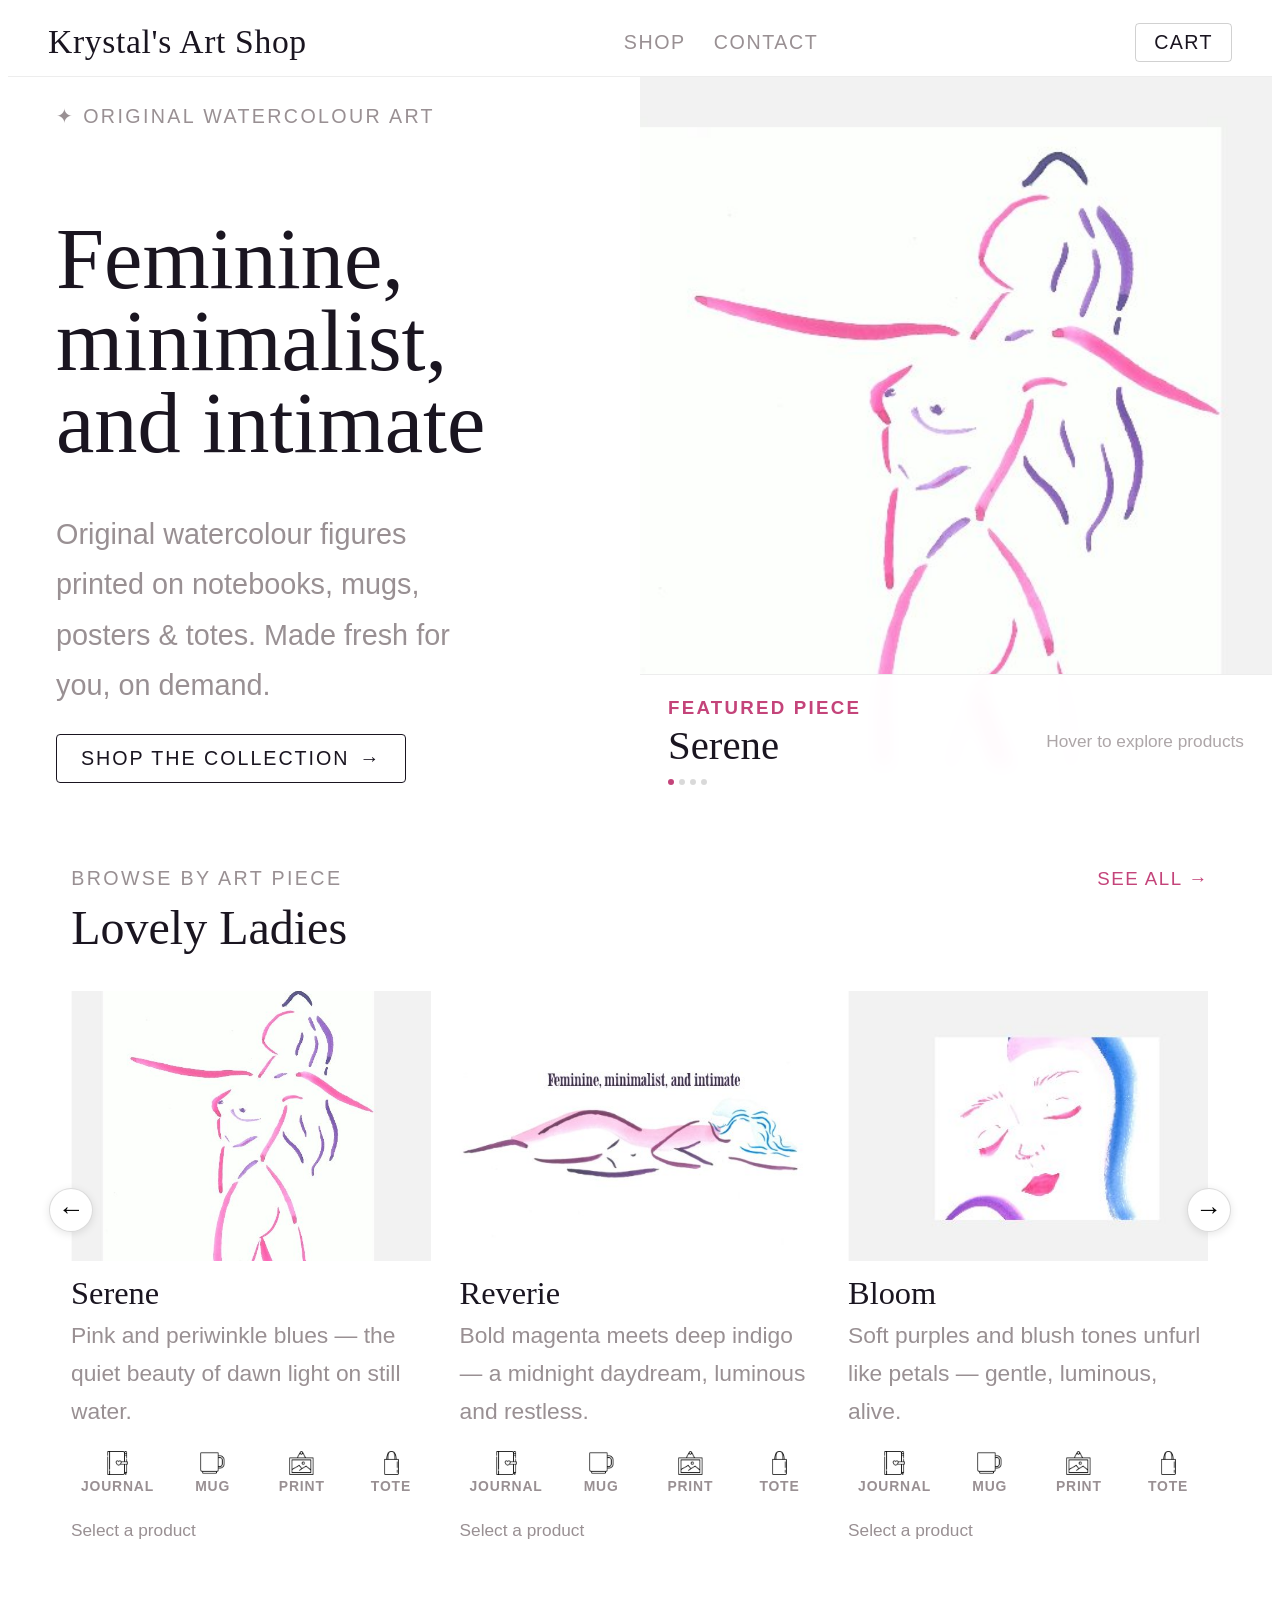
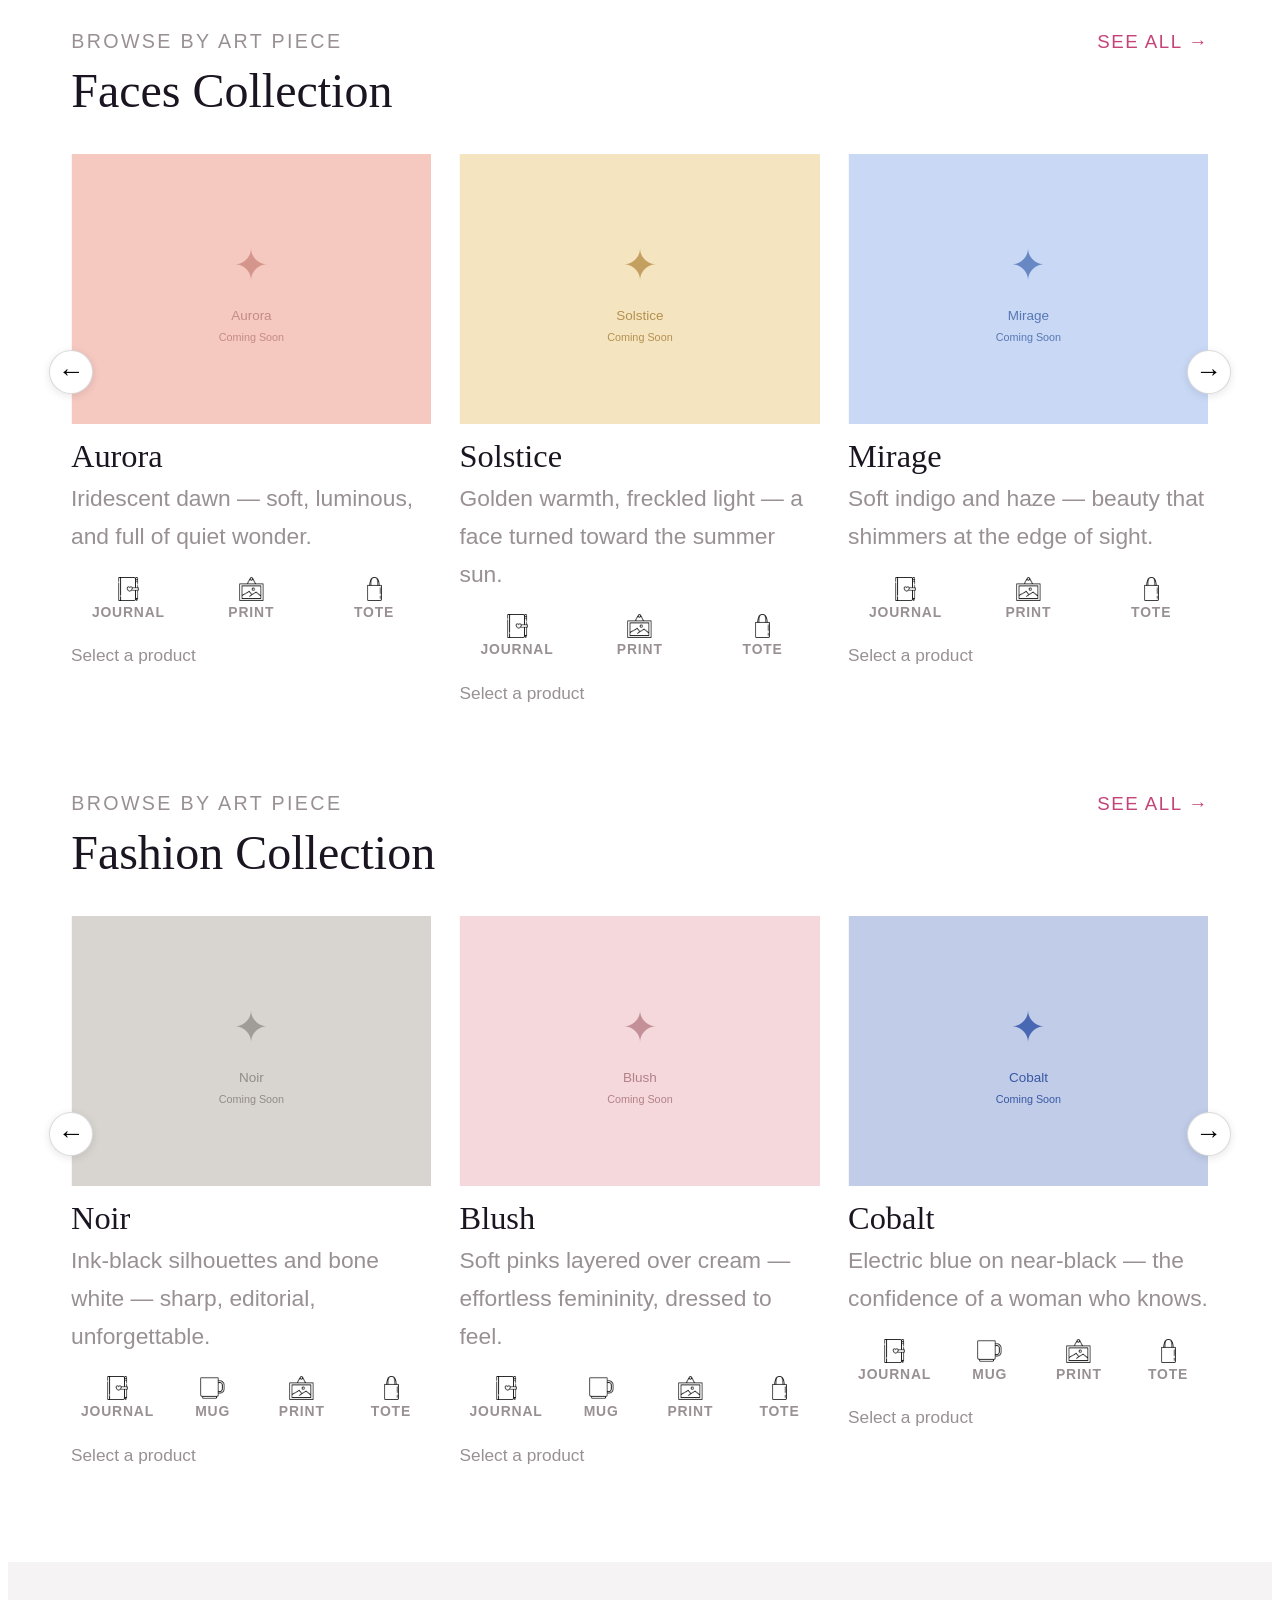
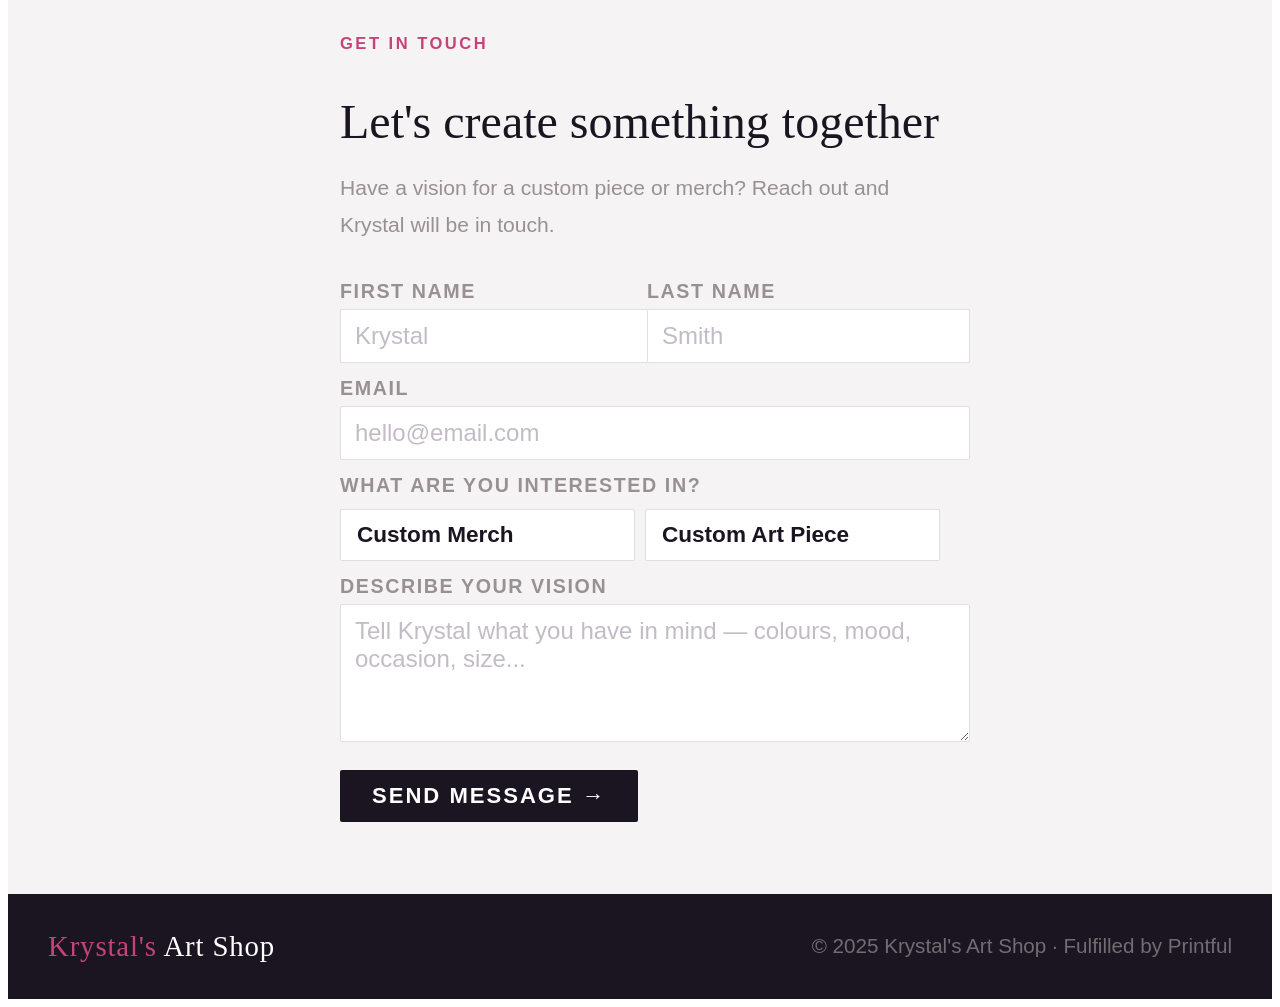
<file: index.html>
<!DOCTYPE html>
<html lang="en">
<head>
<meta charset="UTF-8">
<meta name="viewport" content="width=device-width,initial-scale=1">
<meta http-equiv="Content-Security-Policy" content="default-src 'self'; script-src 'self' https://cdnjs.cloudflare.com 'unsafe-inline'; style-src 'self' https://fonts.googleapis.com 'unsafe-inline'; font-src https://fonts.gstatic.com; img-src 'self' data:; connect-src 'self'; object-src 'none'; base-uri 'self'">
<title>Krystal's Art Shop</title>
<link rel="preconnect" href="https://fonts.googleapis.com">
<link rel="preconnect" href="https://fonts.gstatic.com" crossorigin>
<link href="https://fonts.googleapis.com/css2?family=DM+Sans:wght@300;400;500;600&family=Imbue:opsz,wght@10..100,300;10..100,400;10..100,700&display=swap" rel="stylesheet">
<link rel="stylesheet" href="style.css">
</head>
<body>

<header>
  <a class="logo" href="index.html"><span>Krystal's</span> Art Shop</a>
  <nav class="site-nav">
    <a class="nav-link" href="shop.html">Shop</a>
    <a class="nav-link" href="#contact">Contact</a>
  </nav>
  <button class="cart-btn" onclick="openCart()">
    Cart <span class="badge" id="badge"></span>
  </button>
  <button class="nav-toggle" onclick="toggleNav()" aria-label="Menu" aria-expanded="false"><span></span><span></span><span></span></button>
</header>

<!-- ══════════════════════════════════
     HERO — split
     ══════════════════════════════════ -->
<section class="hero">

  <!-- LEFT: copy -->
  <div class="hero-left">
    <div class="hero-tag">&#10022; Original Watercolour Art</div>
    <h1>Feminine,<br>minimalist,<br>and intimate</h1>
    <p>Original watercolour figures printed on notebooks, mugs, posters &amp; totes. Made fresh for you, on demand.</p>
    <button class="hero-cta" onclick="document.getElementById('shop').scrollIntoView({behavior:'smooth'})">
      Shop the Collection <span class="hero-cta-arrow">&#8594;</span>
    </button>
  </div>

  <!-- RIGHT: featured piece with hover-cycling images -->
  <div class="hero-right">
    <div class="featured-card"
         id="featured-card"
         onmouseenter="startCycle()"
         onmouseleave="stopCycle()">

      <!-- image stack -->
      <div class="img-stack" id="img-stack">

        <!-- Layer 0: default — the art itself -->
        <div class="img-layer default-layer active" id="layer-0">
          <img src="[data-uri]" alt="Serene watercolour art">
        </div>

        <!-- Layer 1: Notebook placeholder -->
        <div class="img-layer" id="layer-1">
          <div class="placeholder-slide" style="background:linear-gradient(145deg,#f9eef2,#ece4f4)">
            <div class="placeholder-icon">&#128213;</div>
            <div class="placeholder-name">Serene Notebook</div>
            <div class="placeholder-sub">A5 &middot; Soft-touch cover &middot; $20</div>
          </div>
        </div>

        <!-- Layer 2: Mug placeholder -->
        <div class="img-layer" id="layer-2">
          <div class="placeholder-slide" style="background:linear-gradient(145deg,#eef2f9,#dce8f5)">
            <div class="placeholder-icon">&#9749;</div>
            <div class="placeholder-name">Serene Mug</div>
            <div class="placeholder-sub">11oz ceramic &middot; Dishwasher safe &middot; $20</div>
          </div>
        </div>

        <!-- Layer 3: Poster placeholder -->
        <div class="img-layer" id="layer-3">
          <div class="placeholder-slide" style="background:linear-gradient(145deg,#fdfcfb,#f0eaf6)">
            <div class="placeholder-icon">&#128444;</div>
            <div class="placeholder-name">Serene Poster</div>
            <div class="placeholder-sub">Archival matte &middot; 235gsm &middot; $16</div>
          </div>
        </div>

        <!-- Layer 4: Tote placeholder -->
        <div class="img-layer" id="layer-4">
          <div class="placeholder-slide" style="background:linear-gradient(145deg,#f5f0f9,#ede4f0)">
            <div class="placeholder-icon">&#128722;</div>
            <div class="placeholder-name">Serene Tote</div>
            <div class="placeholder-sub">Natural canvas &middot; 15&quot;&#215;16&quot; &middot; $30</div>
          </div>
        </div>

      </div><!-- /img-stack -->

      <!-- card footer -->
      <div class="featured-footer">
        <div class="featured-meta">
          <div class="featured-label">Featured Piece</div>
          <div class="featured-name" id="featured-name">Serene</div>
          <div class="hint-dots" id="hint-dots">
            <div class="hint-dot active" id="dot-0"></div>
            <div class="hint-dot" id="dot-1"></div>
            <div class="hint-dot" id="dot-2"></div>
            <div class="hint-dot" id="dot-3"></div>
          </div>
        </div>
        <div class="featured-hint">Hover to explore products</div>
      </div>

    </div><!-- /featured-card -->
  </div><!-- /hero-right -->

</section>

<!-- ── SHOP ── -->
<main class="shop" id="shop">
  <div class="collection-header">
    <div>
      <div class="view-label">Browse by Art Piece</div>
      <div class="view-title">Lovely Ladies</div>
    </div>
    <a class="see-all-link" href="shop.html?collection=lovely-ladies">See all &#8594;</a>
  </div>
  <div class="carousel-wrap">
    <button class="carousel-btn carousel-prev" id="carousel-prev" onclick="carouselMove(-1)" aria-label="Previous">&#8592;</button>
    <div class="carousel-viewport" id="carousel-viewport"
         ontouchstart="carouselTouchStart(event)"
         ontouchend="carouselTouchEnd(event)">
      <div class="pieces-grid" id="pieces-grid"></div>
    </div>
    <button class="carousel-btn carousel-next" id="carousel-next" onclick="carouselMove(1)" aria-label="Next">&#8594;</button>
  </div>

  <div style="margin-top:64px">
    <div class="collection-header">
      <div>
        <div class="view-label">Browse by Art Piece</div>
        <div class="view-title">Faces Collection</div>
      </div>
      <a class="see-all-link" href="shop.html?collection=faces">See all &#8594;</a>
    </div>
    <div class="carousel-wrap">
      <button class="carousel-btn carousel-prev" id="carousel-prev-3" onclick="carouselMove3(-1)" aria-label="Previous">&#8592;</button>
      <div class="carousel-viewport" id="carousel-viewport-3"
           ontouchstart="carouselTouchStart3(event)"
           ontouchend="carouselTouchEnd3(event)">
        <div class="pieces-grid" id="pieces-grid-3"></div>
      </div>
      <button class="carousel-btn carousel-next" id="carousel-next-3" onclick="carouselMove3(1)" aria-label="Next">&#8594;</button>
    </div>
  </div>

  <div style="margin-top:64px">
    <div class="collection-header">
      <div>
        <div class="view-label">Browse by Art Piece</div>
        <div class="view-title">Fashion Collection</div>
      </div>
      <a class="see-all-link" href="shop.html?collection=fashion">See all &#8594;</a>
    </div>
    <div class="carousel-wrap">
      <button class="carousel-btn carousel-prev" id="carousel-prev-2" onclick="carouselMove2(-1)" aria-label="Previous">&#8592;</button>
      <div class="carousel-viewport" id="carousel-viewport-2"
           ontouchstart="carouselTouchStart2(event)"
           ontouchend="carouselTouchEnd2(event)">
        <div class="pieces-grid" id="pieces-grid-2"></div>
      </div>
      <button class="carousel-btn carousel-next" id="carousel-next-2" onclick="carouselMove2(1)" aria-label="Next">&#8594;</button>
    </div>
  </div>
</main>

<!-- ── CONTACT ── -->
<section id="contact" style="padding:72px 40px;background:var(--blush)">
  <div style="max-width:600px;margin:0 auto">
    <div style="margin-bottom:36px">
      <div style="font-size:.69rem;font-weight:700;letter-spacing:.15em;text-transform:uppercase;color:var(--pink);margin-bottom:10px">Get in Touch</div>
      <h2 style="font-family:var(--serif);font-weight:300;font-size:clamp(2rem,3.5vw,2.8rem);color:var(--ink);margin-bottom:10px">Let's create something together</h2>
      <p style="font-size:.88rem;color:var(--muted);line-height:1.75">Have a vision for a custom piece or merch? Reach out and Krystal will be in touch.</p>
    </div>

    <form id="contact-form" onsubmit="submitContact(event)" novalidate>
      <div style="display:grid;grid-template-columns:1fr 1fr;gap:14px;margin-bottom:14px">
        <div class="cf-group">
          <label class="cf-label" for="cf-first">First Name</label>
          <input class="cf-input" id="cf-first" type="text" placeholder="Krystal" required>
        </div>
        <div class="cf-group">
          <label class="cf-label" for="cf-last">Last Name</label>
          <input class="cf-input" id="cf-last" type="text" placeholder="Smith" required>
        </div>
      </div>

      <div class="cf-group" style="margin-bottom:14px">
        <label class="cf-label" for="cf-email">Email</label>
        <input class="cf-input" id="cf-email" type="email" placeholder="hello@email.com" required>
      </div>

      <div class="cf-group" style="margin-bottom:14px">
        <label class="cf-label">What are you interested in?</label>
        <div style="display:flex;gap:10px;margin-top:6px">
          <label class="cf-selector" id="sel-merch">
            <input type="radio" name="interest" value="Custom Merch" style="display:none" onchange="setInterest('sel-merch')">
            <span class="cf-sel-text">Custom Merch</span>
          </label>
          <label class="cf-selector" id="sel-art">
            <input type="radio" name="interest" value="Custom Art Piece" style="display:none" onchange="setInterest('sel-art')">
            <span class="cf-sel-text">Custom Art Piece</span>
          </label>
        </div>
      </div>

      <div class="cf-group" style="margin-bottom:28px">
        <label class="cf-label" for="cf-vision">Describe your vision</label>
        <textarea class="cf-input cf-textarea" id="cf-vision" placeholder="Tell Krystal what you have in mind — colours, mood, occasion, size..." rows="4" required></textarea>
      </div>

      <button type="submit" class="cf-submit">Send Message &#8594;</button>
    </form>

    <div id="cf-success" style="display:none;text-align:center;padding:40px 0">
      <div style="font-size:2.4rem;margin-bottom:16px">&#10022;</div>
      <h3 style="font-family:var(--serif);font-size:1.9rem;font-weight:400;color:var(--ink);margin-bottom:10px">Message sent!</h3>
      <p style="font-size:.88rem;color:var(--muted);line-height:1.75">Thank you for reaching out. Krystal will get back to you soon.</p>
    </div>
  </div>
</section>

<footer>
  <div class="f-logo"><span>Krystal's</span> Art Shop</div>
  <div class="f-copy">&copy; 2025 Krystal's Art Shop &middot; Fulfilled by Printful</div>
</footer>

<div class="overlay" id="overlay" onclick="closeCart()"></div>
<div id="drawer" role="dialog" aria-modal="true" aria-label="Shopping cart">
  <div class="d-head">
    <span class="d-title">Your Cart</span>
    <button class="d-close" onclick="closeCart()" aria-label="Close cart">&#10005;</button>
  </div>
  <div class="d-body" id="d-body"></div>
  <div class="d-foot" id="d-foot" style="display:none"></div>
</div>

<div id="toast" role="status" aria-live="polite"></div>
<script src="https://cdnjs.cloudflare.com/ajax/libs/gsap/3.12.5/gsap.min.js" integrity="sha512-7eHRwcbYkK4d9g/6tD/mhkf++eoTHwpNM9woBxtPUBWm67zeAfFC+HrdoE2GanKeocly/VxeLvIqwvCdk7qScg==" crossorigin="anonymous" defer></script>
<script src="main.js" defer></script>
</body>
</html>
</file>
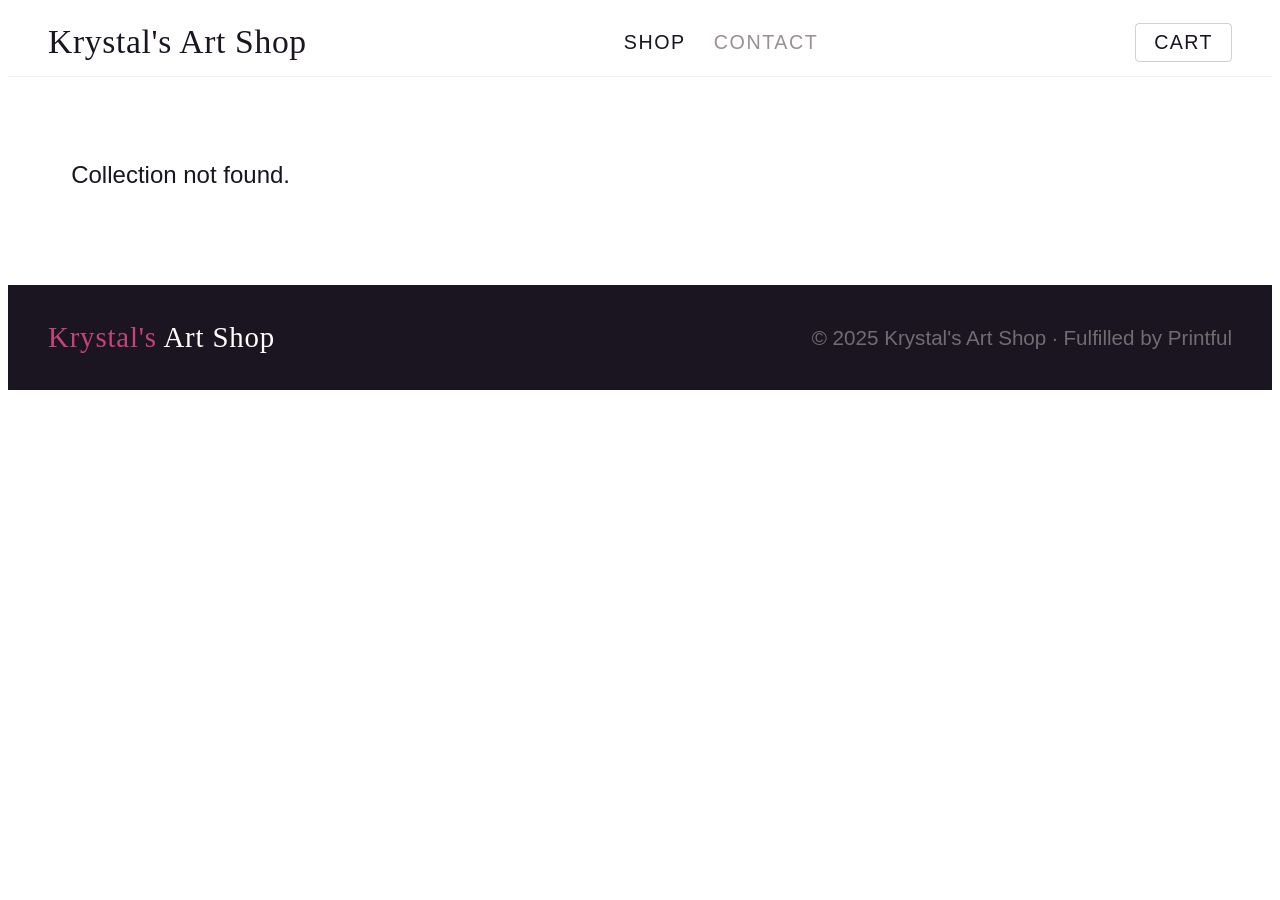
<file: collection.html>
<!DOCTYPE html>
<html lang="en">
<head>
<meta charset="UTF-8">
<meta name="viewport" content="width=device-width,initial-scale=1">
<meta http-equiv="Content-Security-Policy" content="default-src 'self'; script-src 'self' https://cdnjs.cloudflare.com 'unsafe-inline'; style-src 'self' https://fonts.googleapis.com 'unsafe-inline'; font-src https://fonts.gstatic.com; img-src 'self' data:; connect-src 'self'; object-src 'none'; base-uri 'self'">
<title>Collection — Krystal's Art Shop</title>
<link rel="preconnect" href="https://fonts.googleapis.com">
<link rel="preconnect" href="https://fonts.gstatic.com" crossorigin>
<link href="https://fonts.googleapis.com/css2?family=DM+Sans:wght@300;400;500;600&family=Imbue:opsz,wght@10..100,300;10..100,400;10..100,700&display=swap" rel="stylesheet">
<link rel="stylesheet" href="style.css">
</head>
<body>

<header>
  <a class="logo" href="index.html"><span>Krystal's</span> Art Shop</a>
  <nav class="site-nav">
    <a class="nav-link active" href="shop.html">Shop</a>
    <a class="nav-link" href="index.html#contact">Contact</a>
  </nav>
  <button class="cart-btn" onclick="openCart()">
    Cart <span class="badge" id="badge"></span>
  </button>
  <button class="nav-toggle" onclick="toggleNav()" aria-label="Menu" aria-expanded="false"><span></span><span></span><span></span></button>
</header>

<main class="shop">
  <div id="coll-breadcrumb" class="coll-breadcrumb" style="font-size:.82rem;color:var(--muted);margin-bottom:28px"></div>
  <div id="collection-body">
    <div class="variants-header">
      <div id="coll-name" class="variants-title"></div>
      <div id="coll-desc" class="variants-sub"></div>
    </div>
    <div class="variants-grid" id="coll-products"></div>
  </div>
</main>

<footer>
  <div class="f-logo"><span>Krystal's</span> Art Shop</div>
  <div class="f-copy">&copy; 2025 Krystal's Art Shop &middot; Fulfilled by Printful</div>
</footer>

<div class="overlay" id="overlay" onclick="closeCart()"></div>
<div id="drawer" role="dialog" aria-modal="true" aria-label="Shopping cart">
  <div class="d-head">
    <span class="d-title">Your Cart</span>
    <button class="d-close" onclick="closeCart()" aria-label="Close cart">&#10005;</button>
  </div>
  <div class="d-body" id="d-body"></div>
  <div class="d-foot" id="d-foot" style="display:none"></div>
</div>

<div id="toast" role="status" aria-live="polite"></div>
<script src="main.js" defer></script>
</body>
</html>
</file>
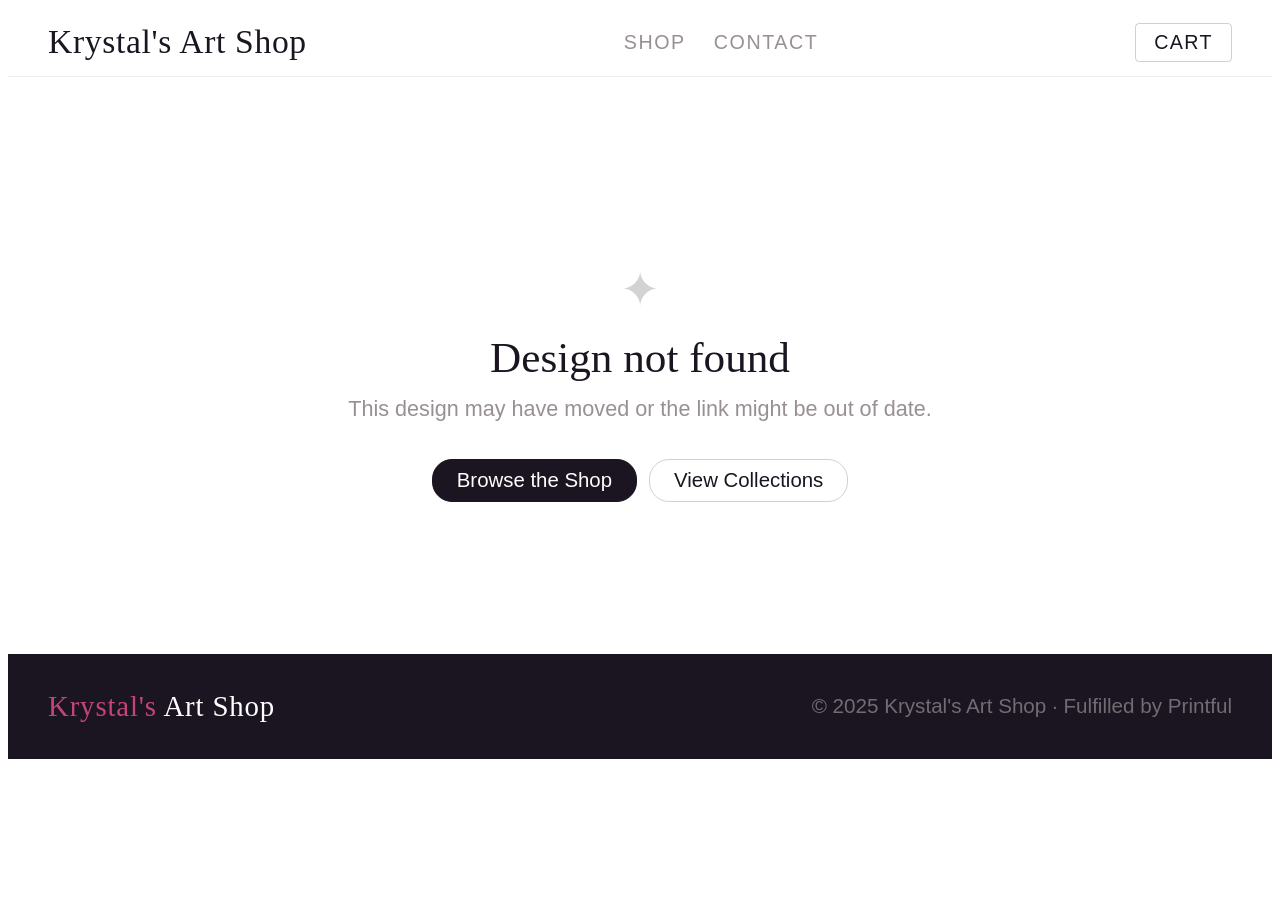
<file: product.html>
<!DOCTYPE html>
<html lang="en">
<head>
<meta charset="UTF-8">
<meta name="viewport" content="width=device-width,initial-scale=1">
<meta http-equiv="Content-Security-Policy" content="default-src 'self'; script-src 'self' https://cdnjs.cloudflare.com 'unsafe-inline'; style-src 'self' https://fonts.googleapis.com 'unsafe-inline'; font-src https://fonts.gstatic.com; img-src 'self' data:; connect-src 'self'; object-src 'none'; base-uri 'self'">
<title>Product — Krystal's Art Shop</title>
<link rel="preconnect" href="https://fonts.googleapis.com">
<link rel="preconnect" href="https://fonts.gstatic.com" crossorigin>
<link href="https://fonts.googleapis.com/css2?family=DM+Sans:wght@300;400;500;600&family=Imbue:opsz,wght@10..100,300;10..100,400;10..100,700&display=swap" rel="stylesheet">
<link rel="stylesheet" href="style.css">
</head>
<body>

<header>
  <a class="logo" href="index.html"><span>Krystal's</span> Art Shop</a>
  <nav class="site-nav">
    <a class="nav-link" href="shop.html">Shop</a>
    <a class="nav-link" href="index.html#contact">Contact</a>
  </nav>
  <button class="cart-btn" onclick="openCart()">
    Cart <span class="badge" id="badge"></span>
  </button>
  <button class="nav-toggle" onclick="toggleNav()" aria-label="Menu" aria-expanded="false"><span></span><span></span><span></span></button>
</header>

<main class="shop">
  <div id="product-breadcrumb" class="coll-breadcrumb"
       style="font-size:.82rem;color:var(--muted);margin-bottom:28px"></div>
  <div id="product-body"></div>
</main>

<footer>
  <div class="f-logo"><span>Krystal's</span> Art Shop</div>
  <div class="f-copy">&copy; 2025 Krystal's Art Shop &middot; Fulfilled by Printful</div>
</footer>

<div class="overlay" id="overlay" onclick="closeCart()"></div>
<div id="drawer" role="dialog" aria-modal="true" aria-label="Shopping cart">
  <div class="d-head">
    <span class="d-title">Your Cart</span>
    <button class="d-close" onclick="closeCart()" aria-label="Close cart">&#10005;</button>
  </div>
  <div class="d-body" id="d-body"></div>
  <div class="d-foot" id="d-foot" style="display:none"></div>
</div>

<div id="toast" role="status" aria-live="polite"></div>
<script src="main.js" defer></script>
</body>
</html>
</file>
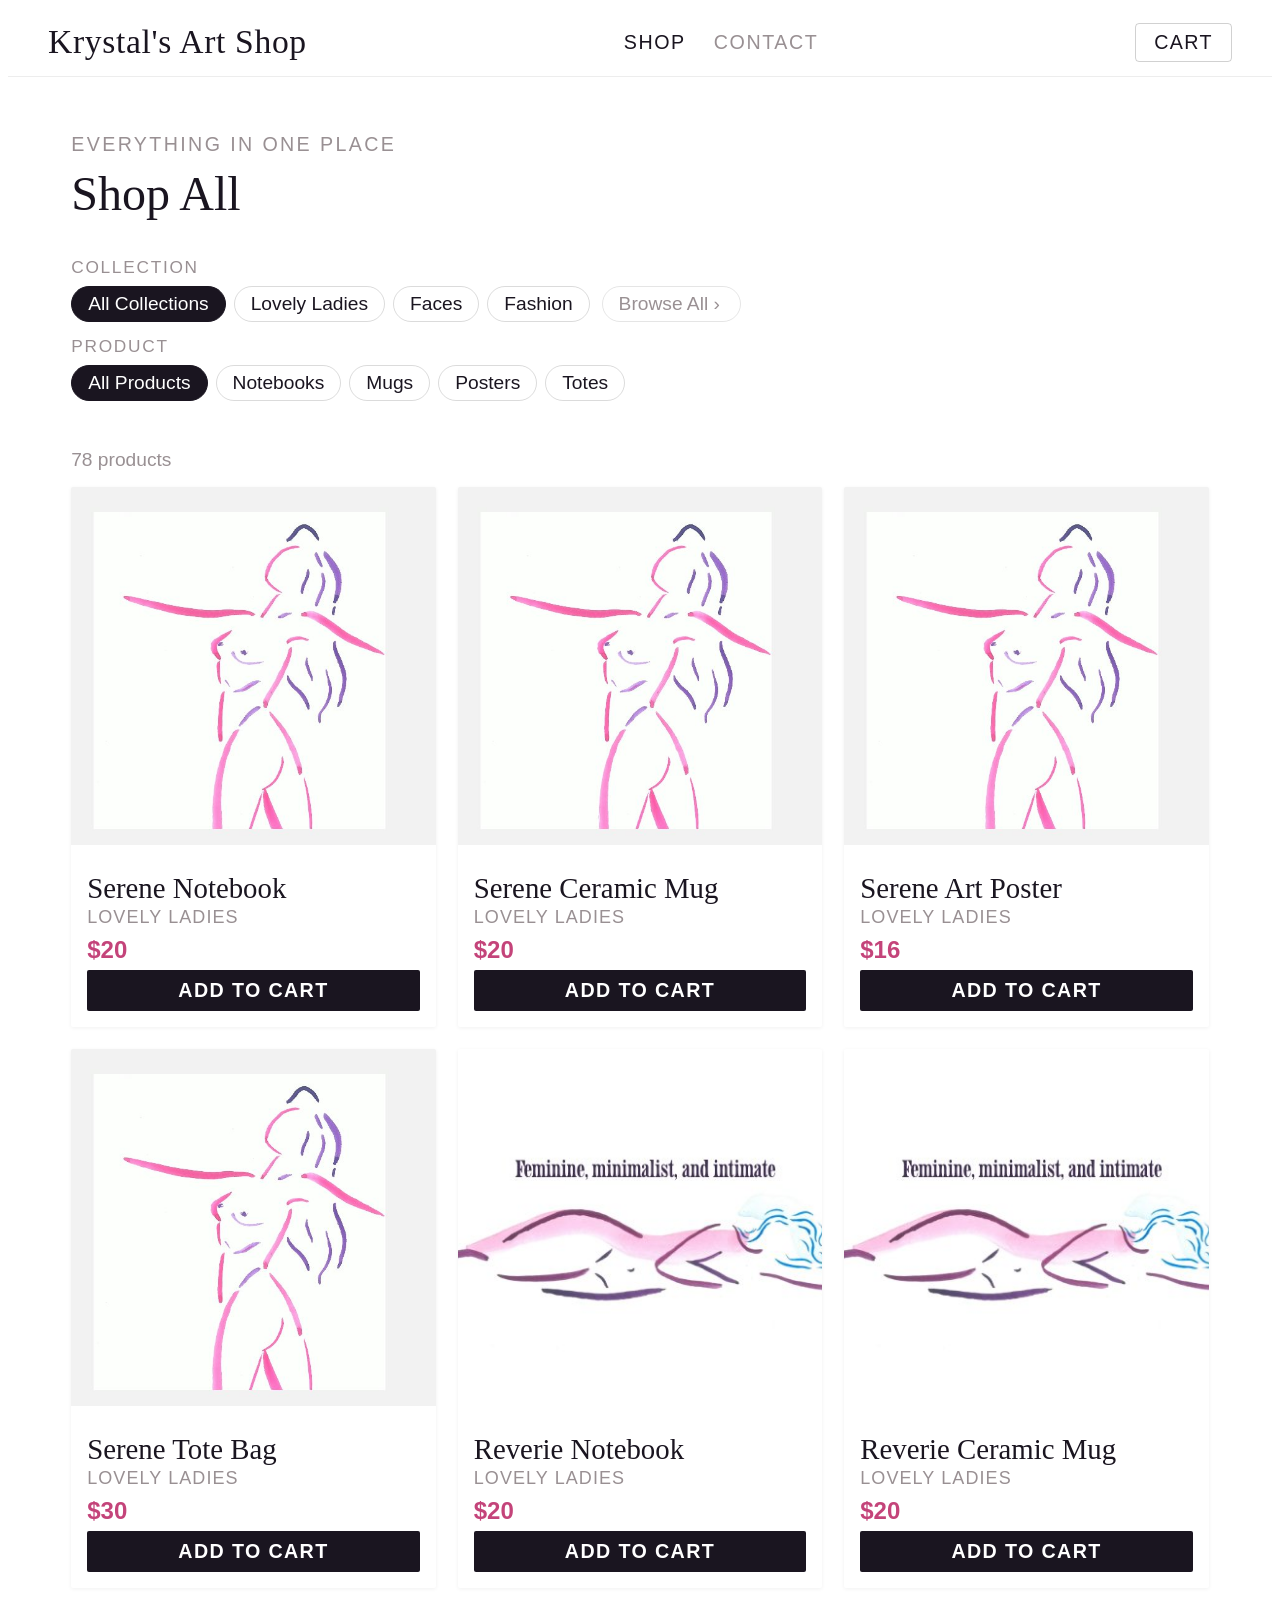
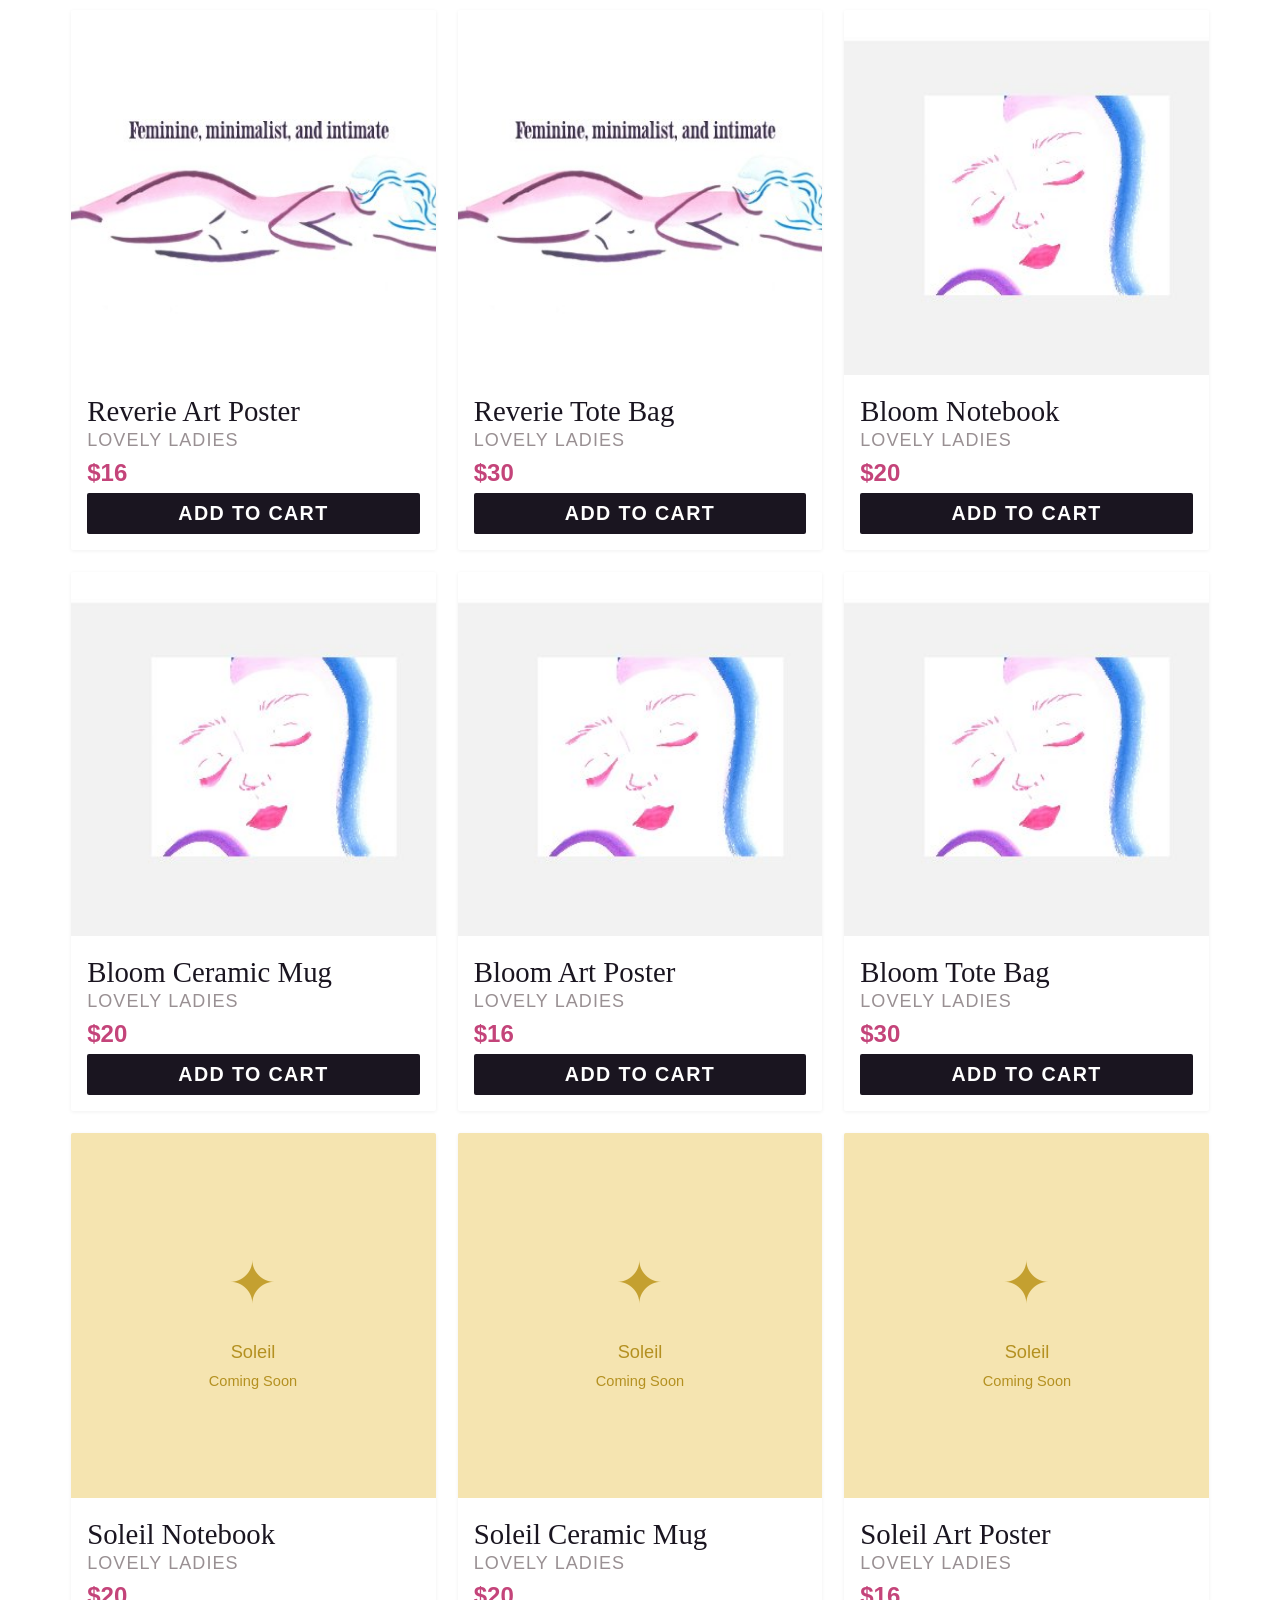
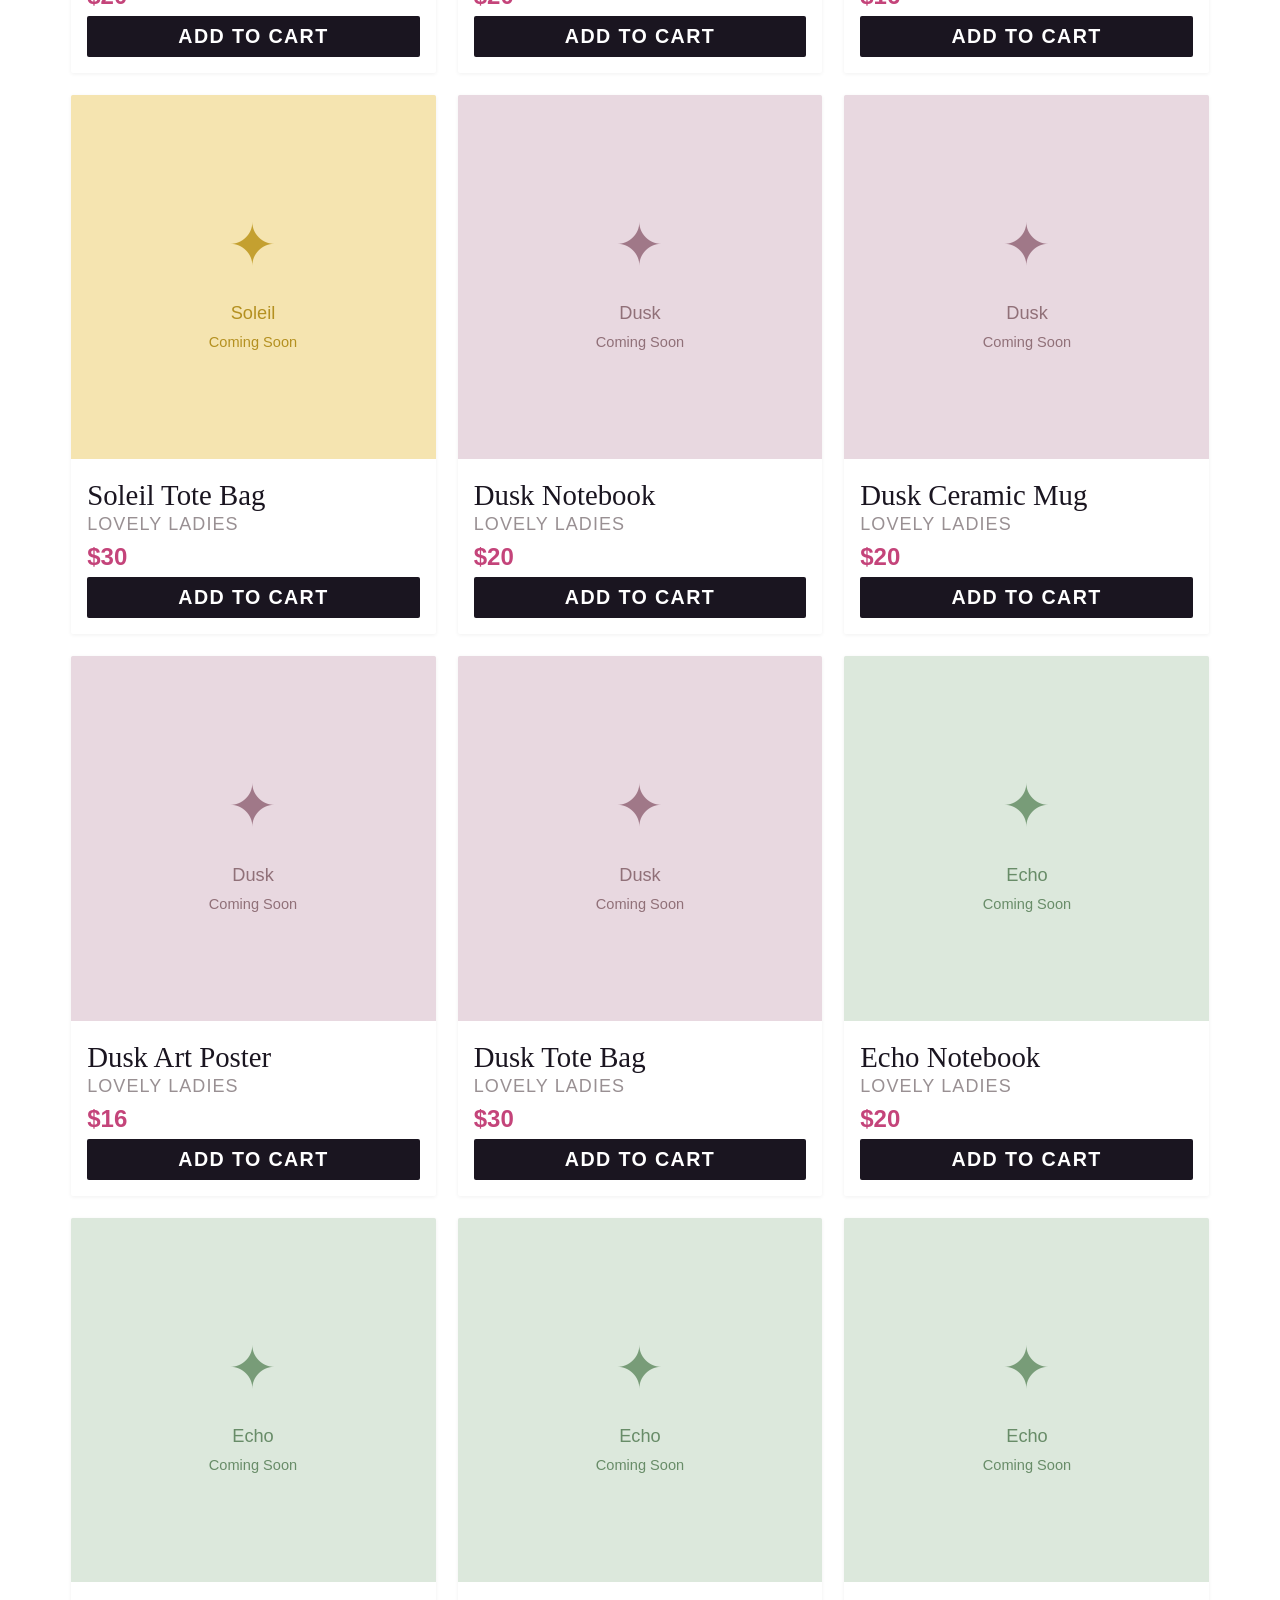
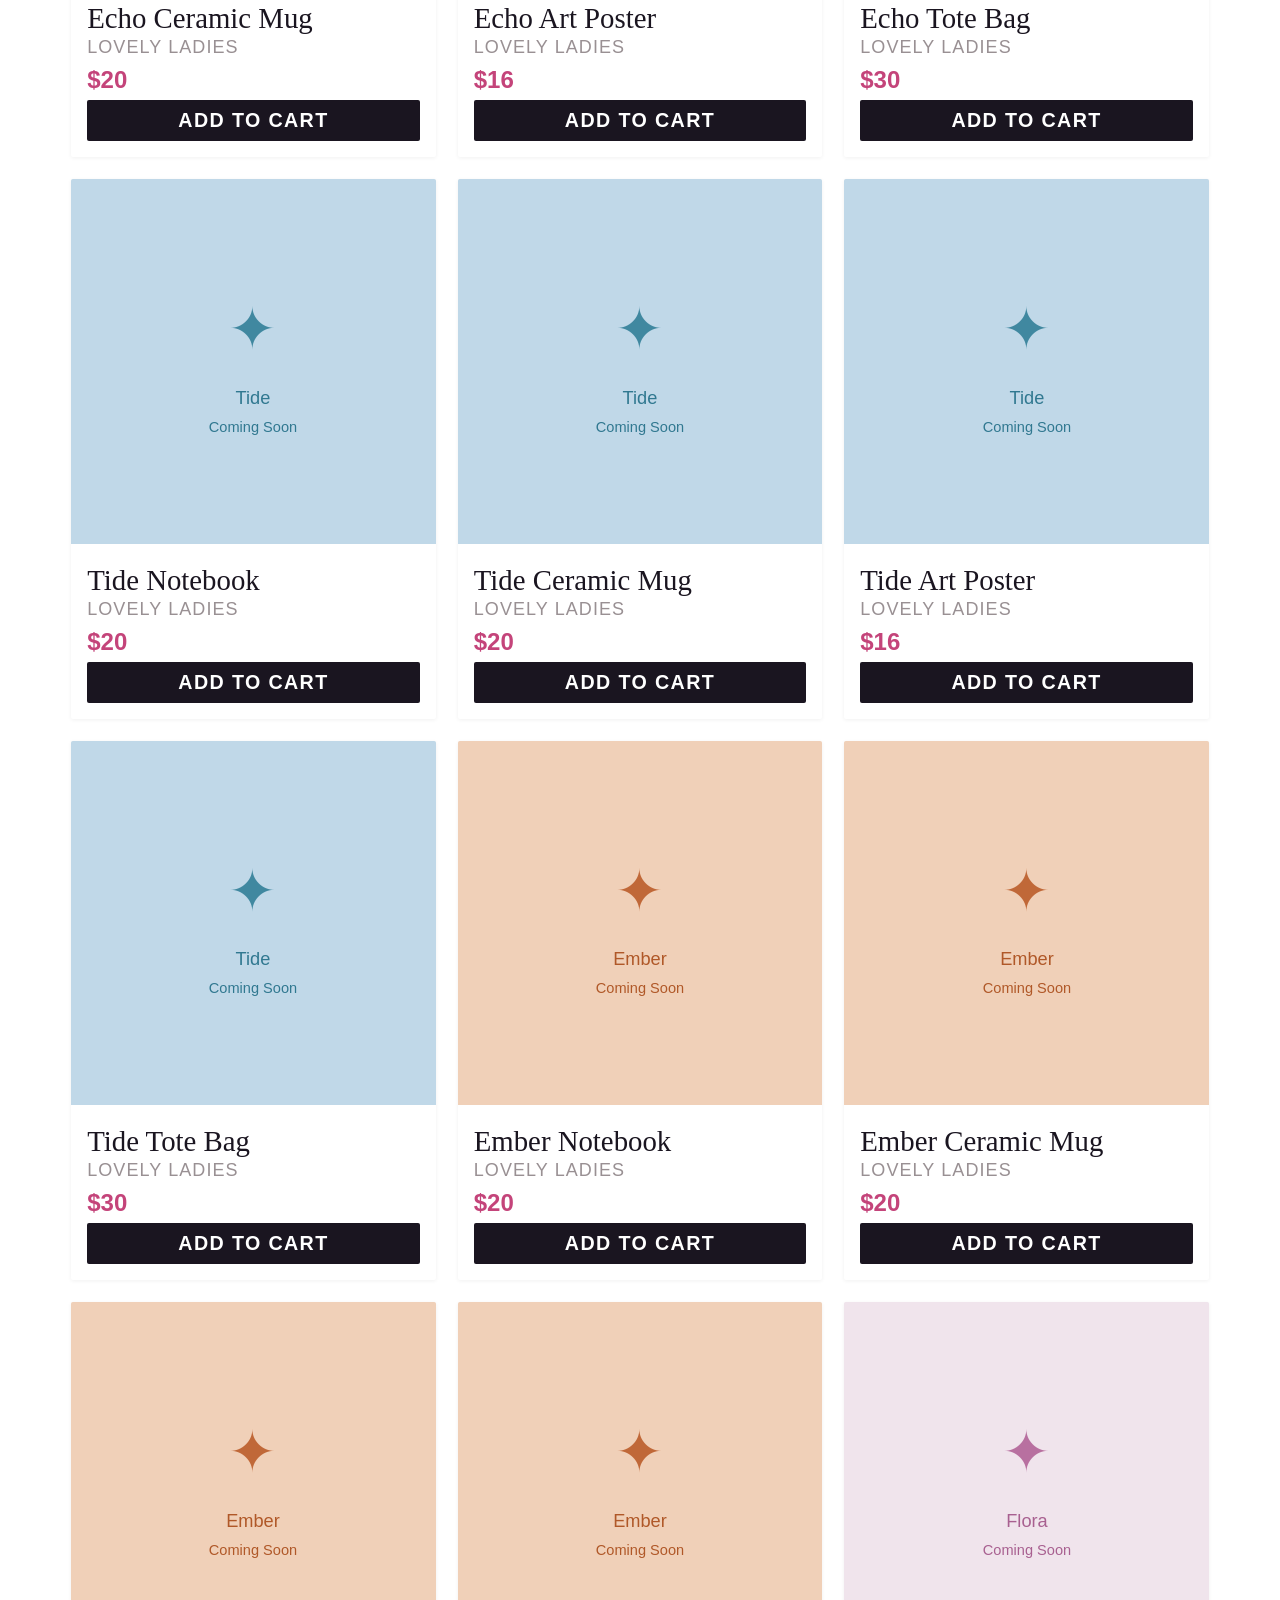
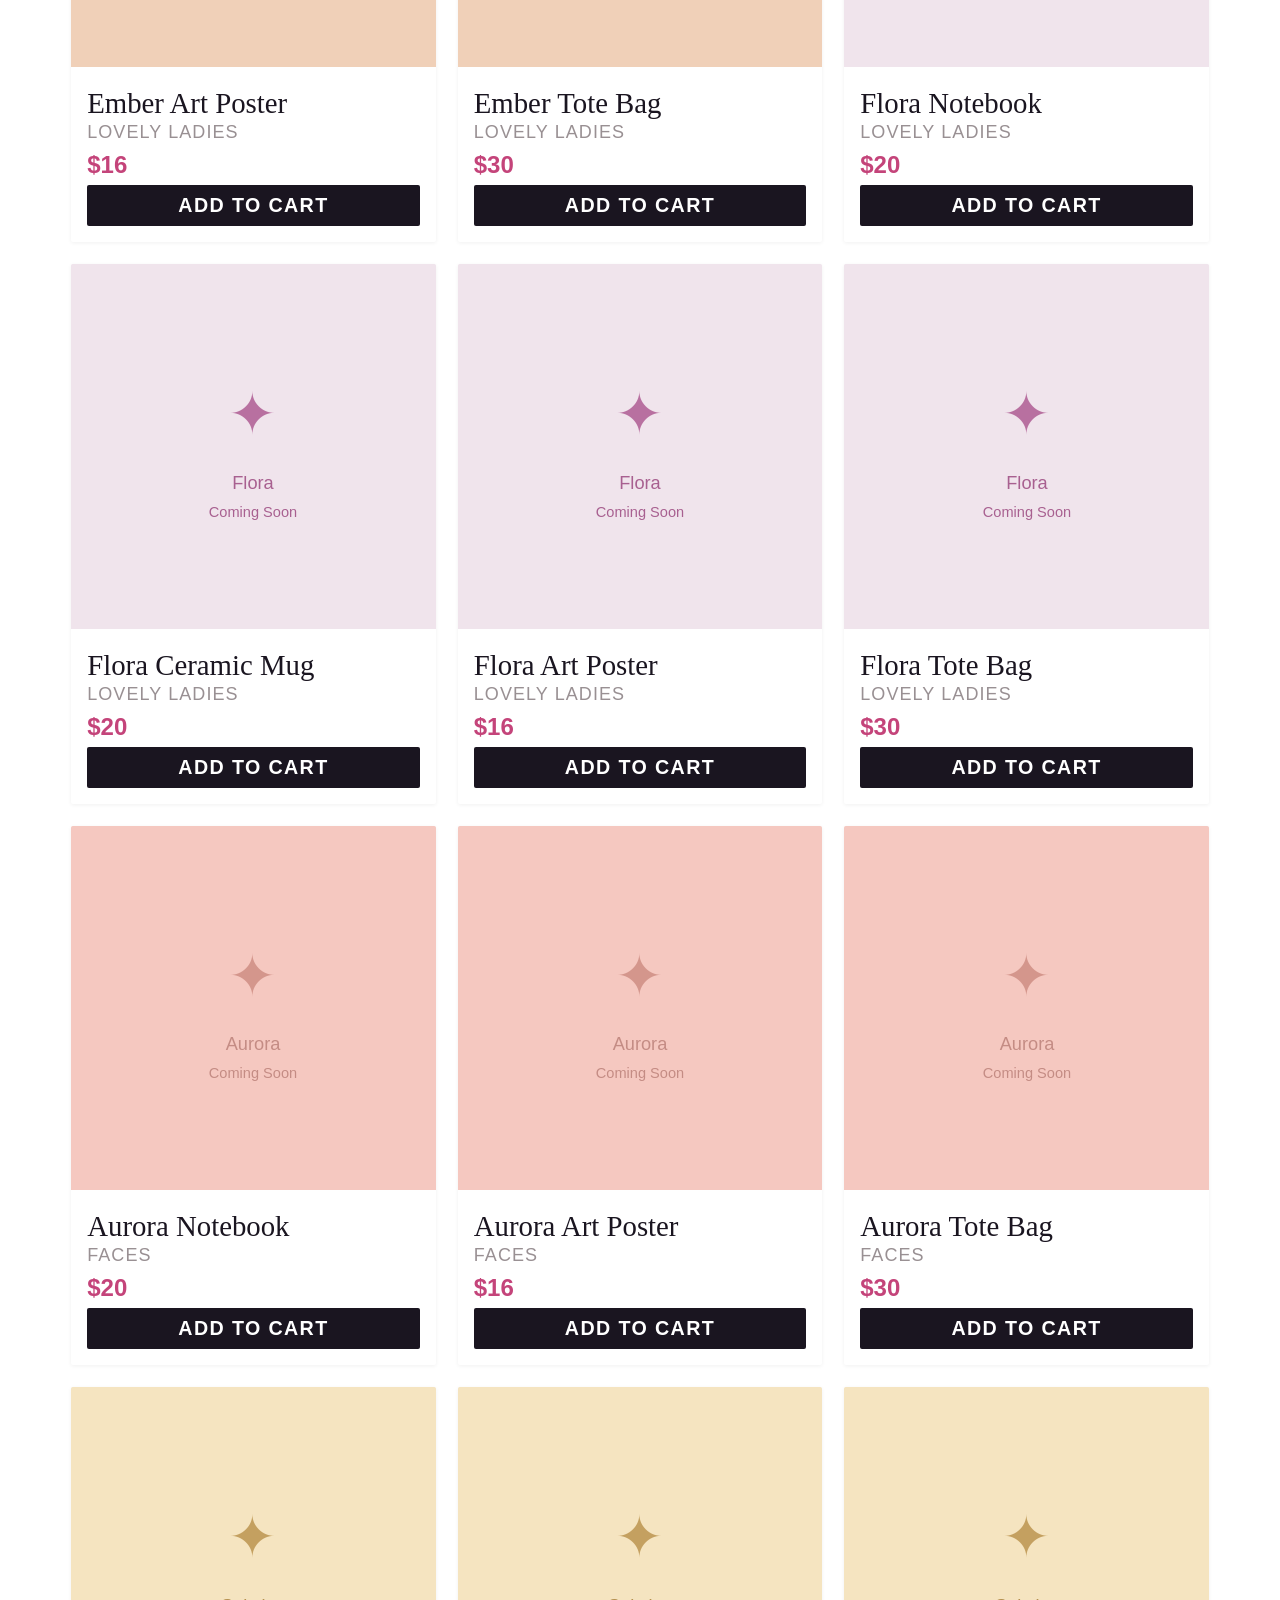
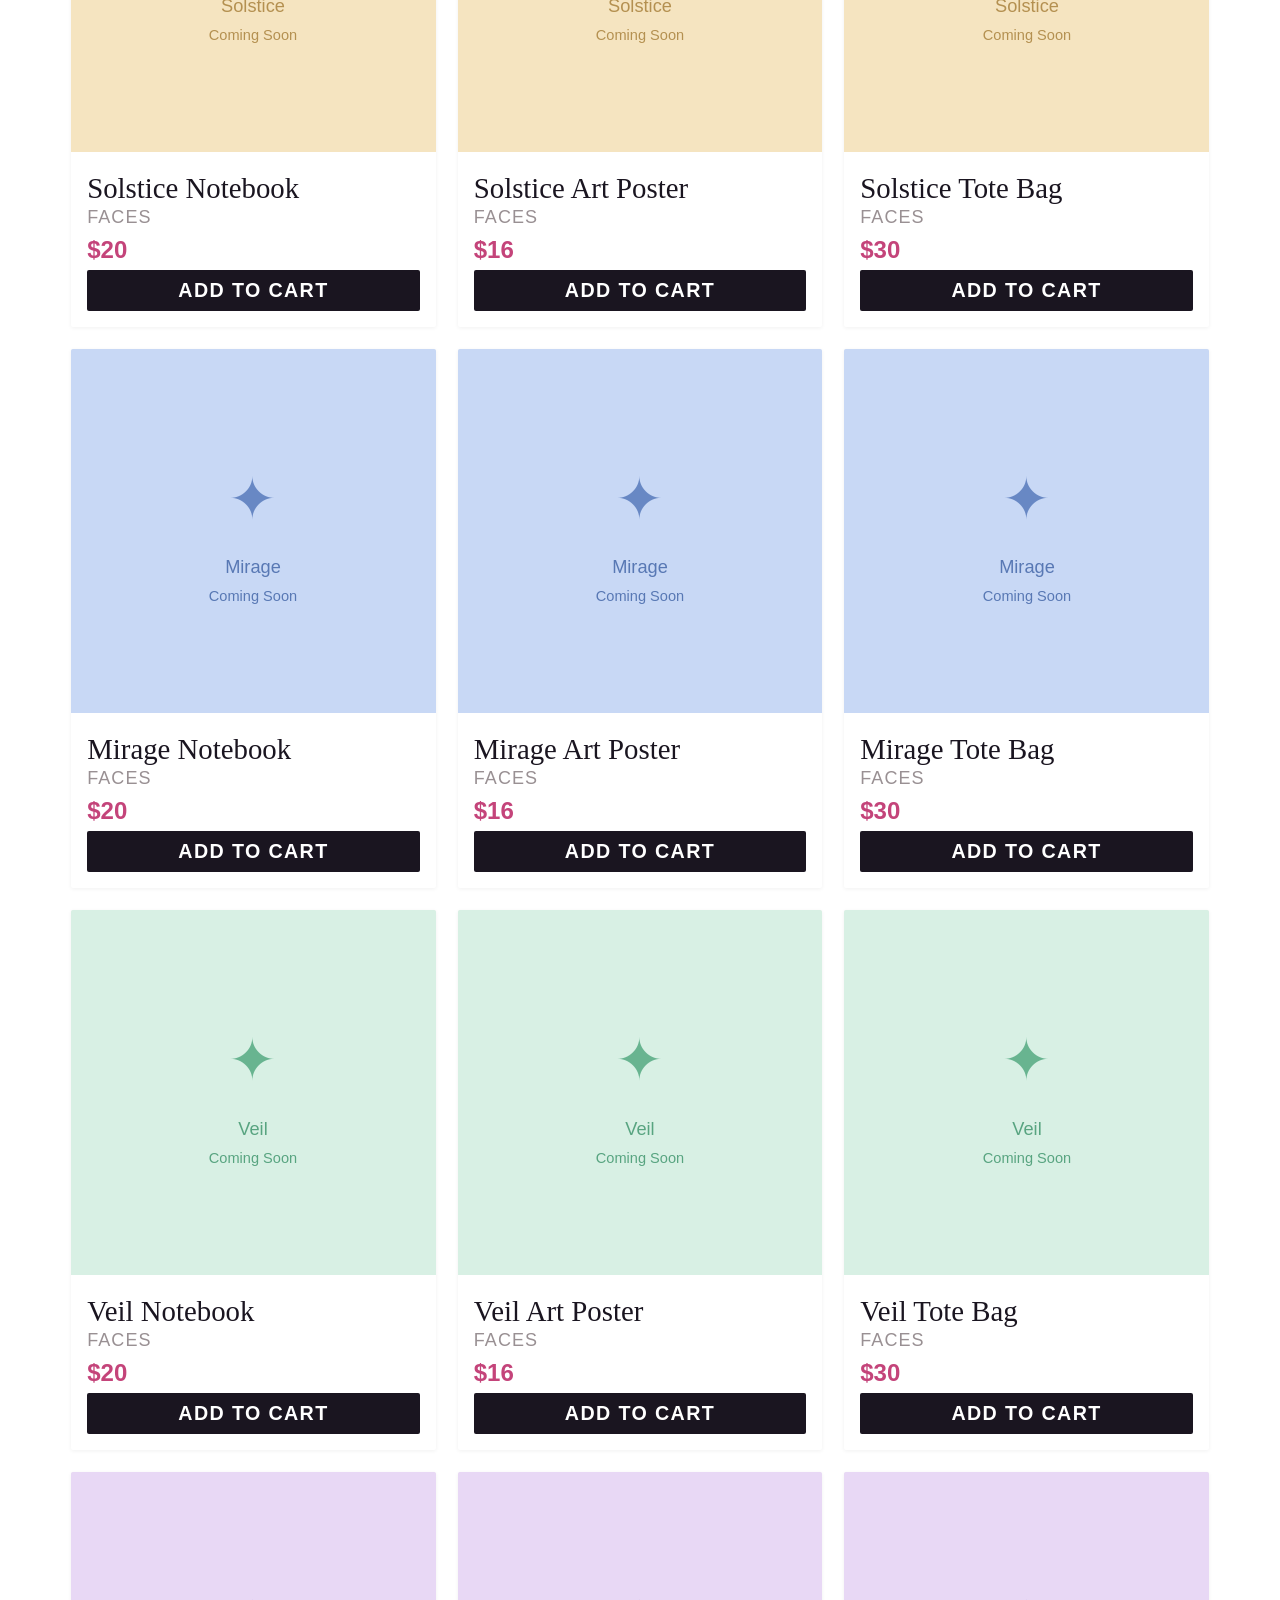
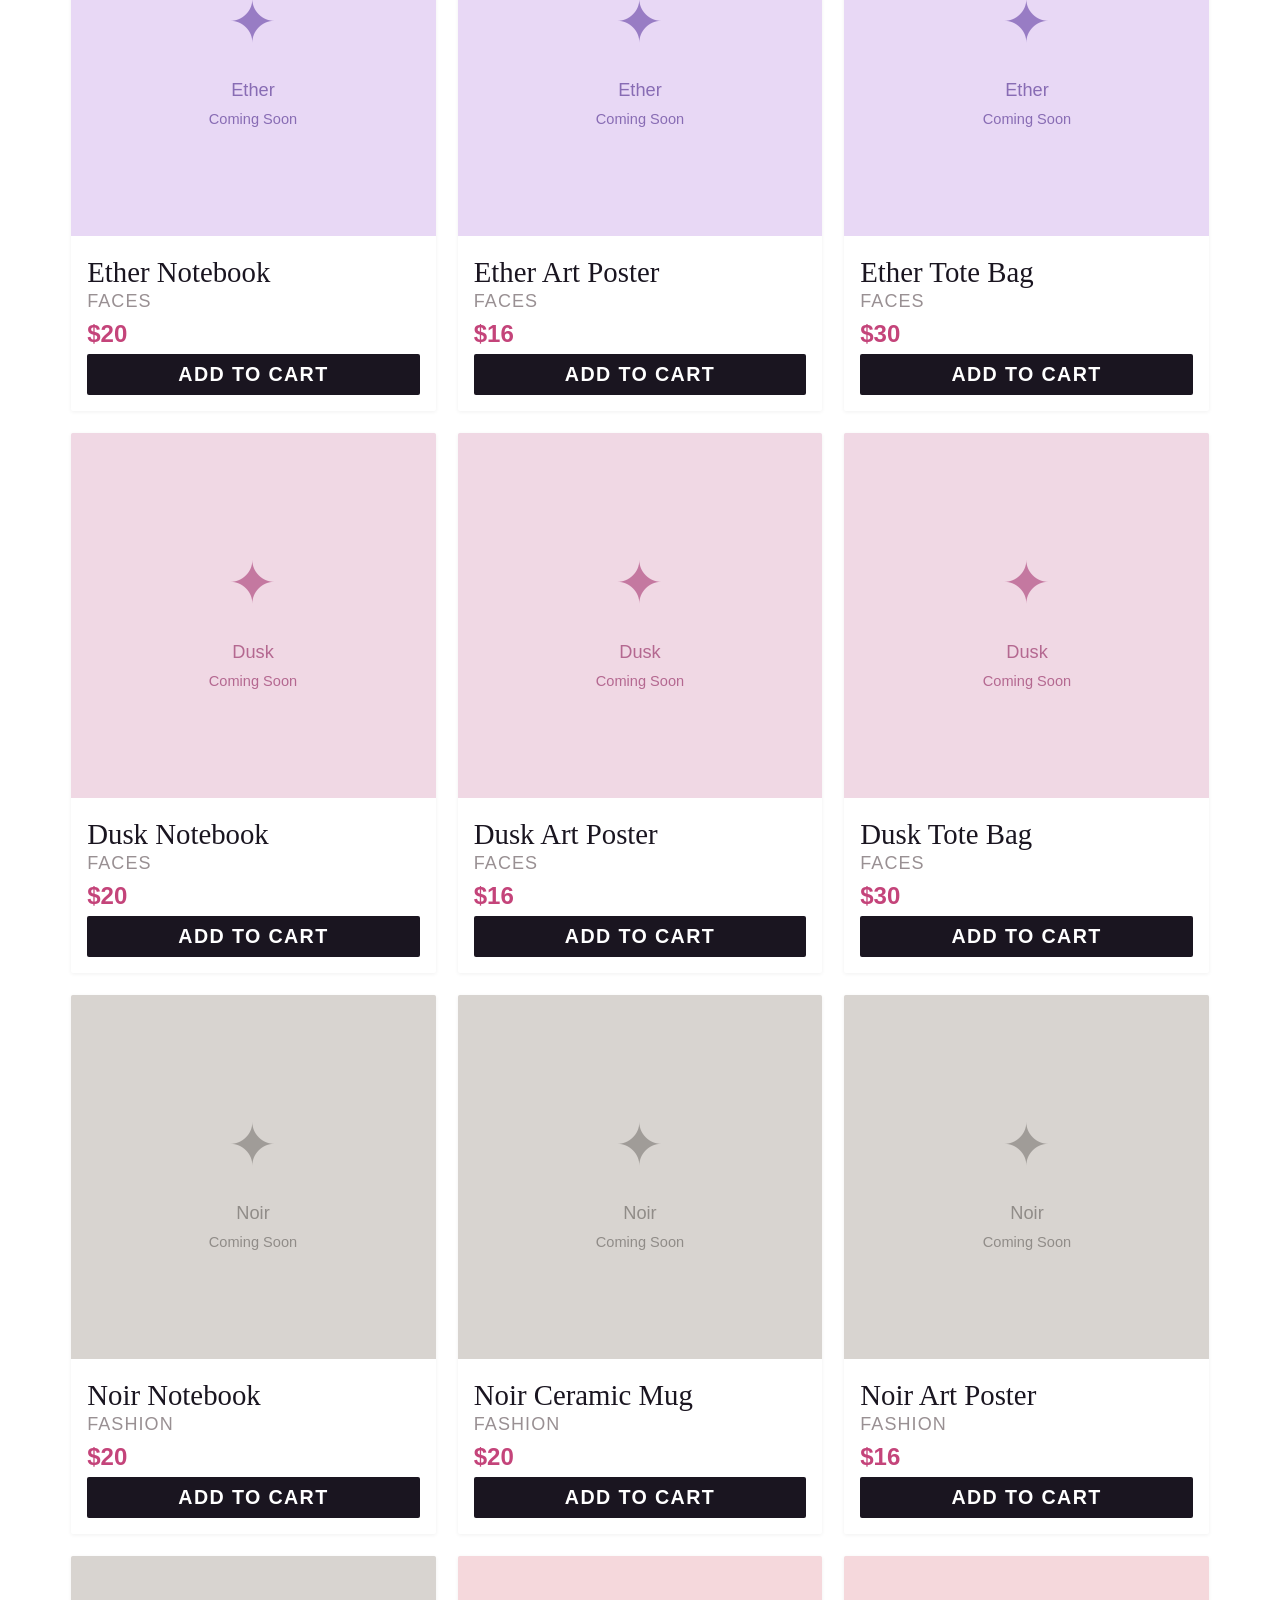
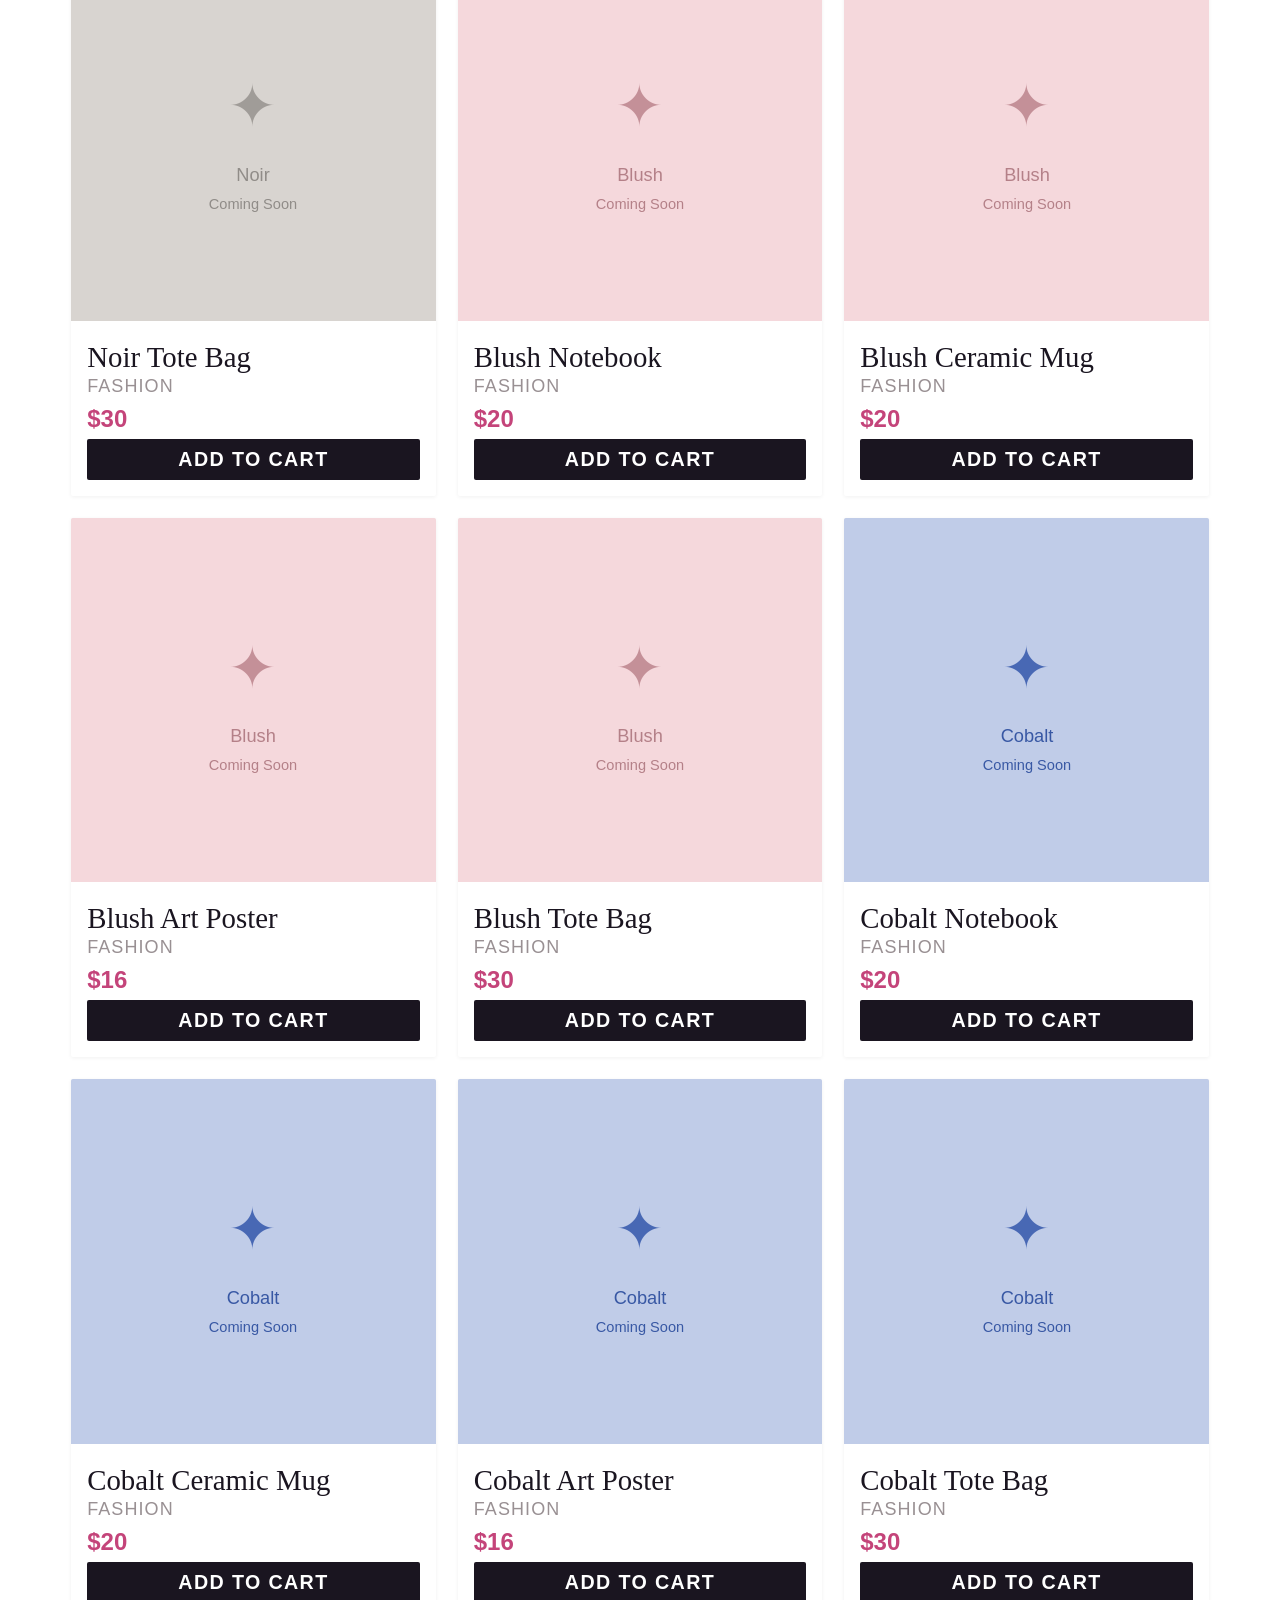
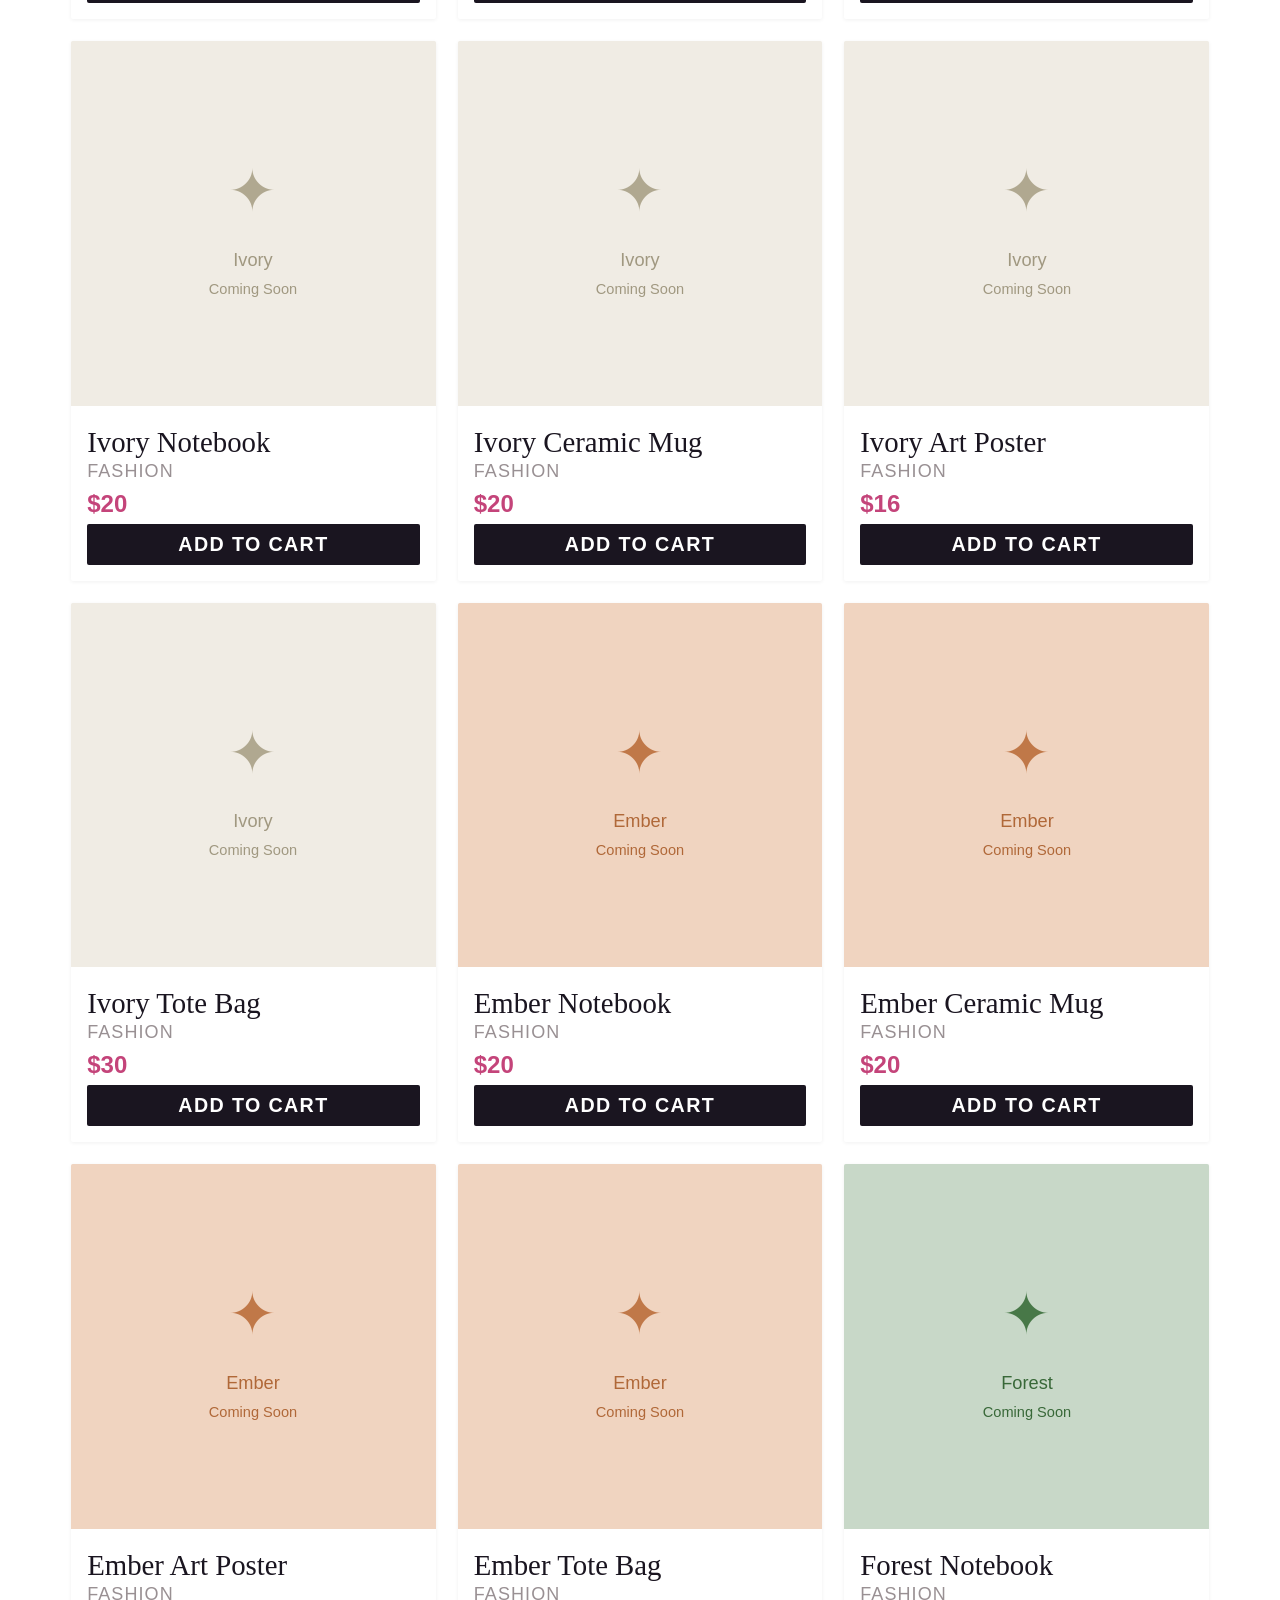
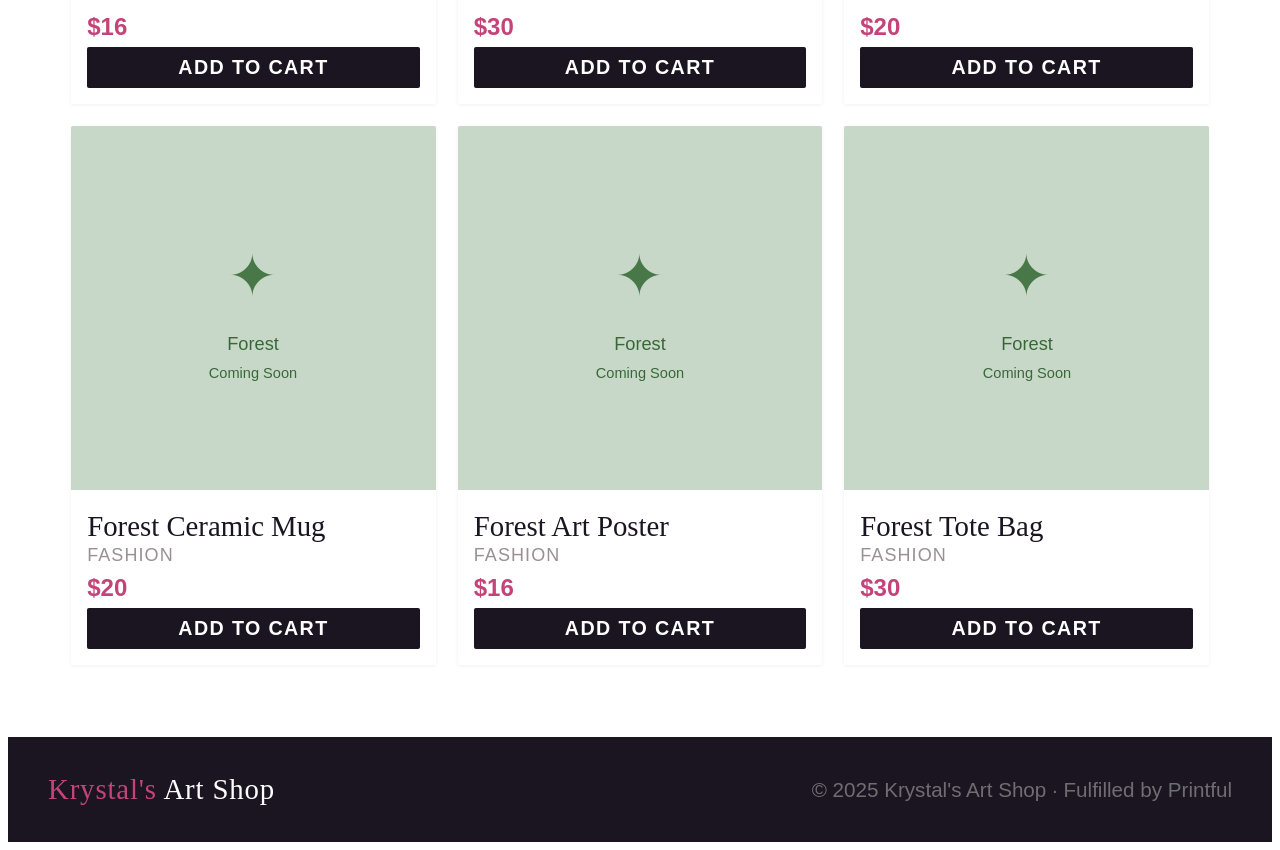
<file: shop.html>
<!DOCTYPE html>
<html lang="en">
<head>
<meta charset="UTF-8">
<meta name="viewport" content="width=device-width,initial-scale=1">
<meta http-equiv="Content-Security-Policy" content="default-src 'self'; script-src 'self' https://cdnjs.cloudflare.com 'unsafe-inline'; style-src 'self' https://fonts.googleapis.com 'unsafe-inline'; font-src https://fonts.gstatic.com; img-src 'self' data:; connect-src 'self'; object-src 'none'; base-uri 'self'">
<title>Shop — Krystal's Art Shop</title>
<link rel="preconnect" href="https://fonts.googleapis.com">
<link rel="preconnect" href="https://fonts.gstatic.com" crossorigin>
<link href="https://fonts.googleapis.com/css2?family=DM+Sans:wght@300;400;500;600&family=Imbue:opsz,wght@10..100,300;10..100,400;10..100,700&display=swap" rel="stylesheet">
<link rel="stylesheet" href="style.css">
</head>
<body>

<header>
  <a class="logo" href="index.html"><span>Krystal's</span> Art Shop</a>
  <nav class="site-nav">
    <a class="nav-link active" href="shop.html">Shop</a>
    <a class="nav-link" href="index.html#contact">Contact</a>
  </nav>
  <button class="cart-btn" onclick="openCart()">
    Cart <span class="badge" id="badge"></span>
  </button>
  <button class="nav-toggle" onclick="toggleNav()" aria-label="Menu" aria-expanded="false"><span></span><span></span><span></span></button>
</header>

<main class="shop">
  <div class="view-label" id="shop-heading-label">Everything in one place</div>
  <div class="view-title" id="shop-heading-title">Shop All</div>
  <div class="shop-filters" id="shop-filters"></div>
  <div id="shop-grid"></div>
</main>

<footer>
  <div class="f-logo"><span>Krystal's</span> Art Shop</div>
  <div class="f-copy">&copy; 2025 Krystal's Art Shop &middot; Fulfilled by Printful</div>
</footer>

<div class="overlay" id="overlay" onclick="closeCart()"></div>
<div id="drawer" role="dialog" aria-modal="true" aria-label="Shopping cart">
  <div class="d-head">
    <span class="d-title">Your Cart</span>
    <button class="d-close" onclick="closeCart()" aria-label="Close cart">&#10005;</button>
  </div>
  <div class="d-body" id="d-body"></div>
  <div class="d-foot" id="d-foot" style="display:none"></div>
</div>

<div id="toast" role="status" aria-live="polite"></div>
<script src="https://cdnjs.cloudflare.com/ajax/libs/gsap/3.12.5/gsap.min.js" integrity="sha512-7eHRwcbYkK4d9g/6tD/mhkf++eoTHwpNM9woBxtPUBWm67zeAfFC+HrdoE2GanKeocly/VxeLvIqwvCdk7qScg==" crossorigin="anonymous" defer></script>
<script src="main.js" defer></script>
</body>
</html>
</file>
<file: style.css>
<style>
*,*::before,*::after{box-sizing:border-box;margin:0;padding:0}
html{font-size:150%}
:root{
  --offwhite:#ffffff;--blush:#f5f3f4;--pink:#c4447a;--deep-pink:#a33366;
  --purple:#8b6bb1;--ink:#1a1520;--muted:#999093;
  --serif:"Imbue",Georgia,serif;--sans:"DM Sans",sans-serif;
  --radius:2px;--shadow:0 1px 4px rgba(0,0,0,.06);
}
body{font-family:var(--sans);background:var(--offwhite);color:var(--ink)}

/* ── HEADER ── */
header{
  position:sticky;top:0;z-index:100;
  background:rgba(255,255,255,.96);backdrop-filter:blur(14px);
  border-bottom:1px solid rgba(0,0,0,.07);
  padding:0 40px;height:68px;
  display:flex;align-items:center;justify-content:space-between;gap:20px;
}
.logo{font-family:var(--serif);font-style:normal;font-size:1.4rem;font-weight:400;letter-spacing:0.02em;white-space:nowrap;color:var(--ink);text-decoration:none}
.logo span{color:inherit;font-style:normal}
.site-nav{display:flex;gap:28px;align-items:center}
.nav-link{
  font-family:var(--sans);font-size:.82rem;font-weight:500;
  letter-spacing:.08em;text-transform:uppercase;
  color:var(--muted);text-decoration:none;transition:color .2s;white-space:nowrap;
}
.nav-link:hover,.nav-link.active{color:var(--ink)}
.cart-btn{
  position:relative;border:1px solid rgba(0,0,0,.18);border-radius:4px;
  background:none;padding:7px 18px;font-family:var(--sans);
  font-size:.82rem;font-weight:500;letter-spacing:.07em;text-transform:uppercase;
  cursor:pointer;transition:background .2s,color .2s;white-space:nowrap;color:var(--ink);
}
.cart-btn:hover{background:var(--ink);color:#fff;border-color:var(--ink)}
.nav-toggle{display:none;flex-direction:column;justify-content:space-between;width:22px;height:16px;background:none;border:none;cursor:pointer;padding:0;flex-shrink:0}
.nav-toggle span{display:block;width:100%;height:2px;background:var(--ink);border-radius:2px;transition:transform .25s,opacity .25s}
header.nav-open .nav-toggle span:nth-child(1){transform:translateY(7px) rotate(45deg)}
header.nav-open .nav-toggle span:nth-child(2){opacity:0;transform:scaleX(0)}
header.nav-open .nav-toggle span:nth-child(3){transform:translateY(-7px) rotate(-45deg)}
.badge{
  position:absolute;top:-7px;right:-7px;width:19px;height:19px;border-radius:50%;
  background:var(--pink);color:#fff;font-size:.6rem;font-weight:700;
  display:none;align-items:center;justify-content:center;border:2px solid var(--offwhite);
}

/* ══════════════════════════════════
   HERO — split layout
   ══════════════════════════════════ */
.hero{
  display:grid;
  grid-template-columns:1fr 1fr;
  min-height:clamp(320px,46vh,520px);
}

/* left half */
.hero-left{
  display:flex;flex-direction:column;justify-content:center;
  padding:28px 48px 28px 48px;
  background:var(--offwhite);
}
.hero-tag{
  display:inline-block;background:none;color:var(--muted);
  padding:0;font-size:.82rem;font-weight:400;
  letter-spacing:.12em;text-transform:uppercase;margin-bottom:18px;width:fit-content;
}
.hero-left h1{
  font-family:var(--serif);font-weight:300;
  font-size:clamp(3.6rem,6.5vw,7rem);line-height:0.95;margin-bottom:16px;letter-spacing:0;
}
.hero-left p{
  font-size:1.2rem;color:var(--muted);max-width:420px;line-height:1.75;letter-spacing:0;margin-bottom:24px;
}
.hero-cta{
  display:inline-flex;align-items:center;gap:10px;
  background:none;color:var(--ink);
  border:1px solid var(--ink);border-radius:4px;padding:12px 24px;
  font-family:var(--sans);font-size:.82rem;font-weight:500;
  letter-spacing:.1em;text-transform:uppercase;cursor:pointer;
  transition:background .2s,color .2s;width:fit-content;
}
.hero-cta:hover{background:var(--ink);color:#fff}
.hero-cta-arrow{transition:transform .22s}
.hero-cta:hover .hero-cta-arrow{transform:translateX(4px)}

/* right half — featured piece */
.hero-right{
  position:relative;overflow:hidden;
  background:#f0ecee;
  display:flex;align-items:stretch;
}

/* the card sits centered inside the right half */
.featured-card{
  position:relative;width:100%;height:100%;
  cursor:pointer;
}

/* image stack — all layers sit on top of each other */
.img-stack{
  position:absolute;inset:0;overflow:hidden;
}
.img-layer{
  position:absolute;inset:0;
  opacity:0;transition:opacity .55s ease;
}
.img-layer.active{opacity:1}
.img-layer img{
  width:100%;height:100%;object-fit:cover;
  display:block;
}
/* default layer (art image) always visible unless hover overrides */
.img-layer.default-layer{opacity:1}
.img-stack.hovering .img-layer.default-layer{opacity:0}

/* product placeholder slides */
.placeholder-slide{
  width:100%;height:100%;
  display:flex;flex-direction:column;align-items:center;justify-content:center;
  gap:14px;
}
.placeholder-icon{font-size:3.8rem;opacity:.55}
.placeholder-name{
  font-family:var(--serif);font-size:1.6rem;font-weight:400;color:var(--ink);opacity:.8;
}
.placeholder-sub{
  font-size:.74rem;font-weight:700;letter-spacing:.12em;text-transform:uppercase;
  color:var(--muted);
}

/* card footer strip — floats over the image */
.featured-footer{
  position:absolute;bottom:0;left:0;right:0;
  padding:22px 28px 26px;
  background:rgba(255,255,255,.96);backdrop-filter:blur(8px);
  border-top:1px solid rgba(0,0,0,.07);
  display:flex;align-items:center;justify-content:space-between;
}
.featured-label{
  font-size:.78rem;font-weight:700;letter-spacing:.12em;text-transform:uppercase;
  color:var(--pink);margin-bottom:3px;
}
.featured-name{
  font-family:var(--serif);font-size:1.7rem;font-weight:300;color:var(--ink);letter-spacing:0;
}
.featured-hint{
  font-size:.72rem;color:var(--muted);
  display:flex;align-items:center;gap:6px;opacity:.8;
}
.hint-dots{display:flex;gap:5px;margin-top:10px}
.hint-dot{
  width:6px;height:6px;border-radius:50%;
  background:rgba(0,0,0,.15);transition:background .3s;
}
.hint-dot.active{background:var(--pink)}

/* ── SHOP ── */
.shop{padding:56px 5% 72px;max-width:1600px;margin:0 auto}

/* ── CAROUSEL ── */
.carousel-wrap{position:relative;margin:0 -8px}
.carousel-viewport{overflow:hidden;padding:0 8px}
.carousel-btn{
  position:absolute;top:38%;transform:translateY(-50%);
  z-index:10;background:#fff;border:1px solid rgba(0,0,0,.14);border-radius:50%;
  width:44px;height:44px;display:flex;align-items:center;justify-content:center;
  font-size:1.1rem;cursor:pointer;
  box-shadow:0 2px 8px rgba(0,0,0,.1);
  transition:background .2s,color .2s,opacity .2s;
}
.carousel-btn:hover{background:var(--ink);color:#fff}
.carousel-btn:disabled{opacity:0;pointer-events:none}
.carousel-prev{left:-14px}
.carousel-next{right:-14px}
.carousel-viewport .pieces-grid{
  display:flex;flex-wrap:nowrap;gap:28px;
  will-change:transform;
  align-items:stretch;
}
.carousel-viewport .piece-card{
  flex:0 0 calc((100% - 56px) / 3);min-width:0;
}

/* by-art (non-carousel grids) */
.pieces-grid{display:grid;grid-template-columns:repeat(3,1fr);gap:28px;align-items:stretch}
.piece-card{background:var(--offwhite);border-radius:0;overflow:hidden;display:flex;flex-direction:column;height:100%}
.piece-img{width:100%;aspect-ratio:4/3;object-fit:cover;display:block;border:none;margin:0;padding:0}
.piece-body{padding:14px 0 18px;flex:1;display:flex;flex-direction:column}
.piece-name{font-family:var(--serif);font-size:1.35rem;font-weight:400;letter-spacing:0;margin-bottom:5px}
.piece-desc{font-size:.95rem;color:var(--muted);line-height:1.65;letter-spacing:0;margin-bottom:14px;font-family:var(--sans)}
.piece-footer{margin-top:auto}

/* icon carousel */
.prod-carousel{display:flex;gap:8px;margin-bottom:12px}
.prod-icon-btn{
  display:flex;flex-direction:column;align-items:center;gap:3px;
  background:none;border:none;
  border-radius:10px;padding:7px 10px;cursor:pointer;
  transition:background .2s;flex:1;
}
.prod-icon-btn:hover{background:var(--blush)}
.prod-icon-btn.selected{background:var(--blush)}
.prod-icon-img{width:24px;height:24px;object-fit:contain;display:block}
.prod-icon-label{font-size:.58rem;font-weight:600;letter-spacing:.06em;text-transform:uppercase;color:var(--muted);white-space:nowrap}

/* add to cart row */
.card-action{display:flex;align-items:center;justify-content:space-between;min-height:34px}
.card-price{font-size:.9rem;font-weight:700;color:var(--pink)}
.card-price-empty{font-size:.72rem;color:var(--muted);letter-spacing:0}
.card-add-btn{
  background:var(--ink);color:var(--offwhite);border:none;
  border-radius:2px;padding:8px 16px;
  font-family:var(--sans);font-size:.8rem;font-weight:700;
  letter-spacing:.07em;text-transform:uppercase;
  cursor:pointer;transition:background .2s;
}
.card-add-btn:hover{background:var(--deep-pink)}

/* collection header + see-all */
.collection-header{display:flex;align-items:baseline;justify-content:space-between;gap:20px;margin-bottom:36px}
.collection-header .view-title{margin-bottom:0}
.see-all-link{
  font-family:var(--sans);font-size:.78rem;font-weight:500;
  letter-spacing:.08em;text-transform:uppercase;
  color:var(--pink);text-decoration:none;white-space:nowrap;flex-shrink:0;
  transition:opacity .2s;
}
.see-all-link:hover{opacity:.65}

/* shop filters */
.shop-filters{display:flex;flex-direction:column;gap:14px;margin-bottom:48px}
.filter-row{display:flex;flex-wrap:wrap;gap:8px;align-items:center}
.filter-label{
  font-family:var(--sans);font-size:.72rem;font-weight:500;
  letter-spacing:.1em;text-transform:uppercase;color:var(--muted);
  flex-basis:100%;
}
.filter-pill{
  border:1px solid rgba(0,0,0,.14);border-radius:20px;
  padding:6px 16px;font-family:var(--sans);font-size:.8rem;font-weight:500;
  background:none;cursor:pointer;color:var(--ink);
  transition:background .2s,border-color .2s,color .2s;
}
.filter-pill:hover{border-color:var(--ink)}
.filter-pill.active{background:var(--ink);color:#fff;border-color:var(--ink)}
.filter-pill-link{
  border:1px solid rgba(0,0,0,.1);border-radius:20px;
  padding:6px 20px 6px 16px;font-family:var(--sans);font-size:.8rem;font-weight:500;
  color:var(--muted);text-decoration:none;white-space:nowrap;margin-left:4px;
  transition:border-color .2s,color .2s;
}
.filter-pill-link:hover{border-color:var(--ink);color:var(--ink)}
.shop-context-bar{display:flex;align-items:center;justify-content:space-between;margin-bottom:16px}
.shop-count{font-size:.8rem;color:var(--muted);font-family:var(--sans)}
.shop-clear-btn{background:none;border:none;cursor:pointer;font-family:var(--sans);font-size:.8rem;color:var(--muted);padding:0;text-decoration:underline;text-underline-offset:3px}
.shop-clear-btn:hover{color:var(--ink)}
.shop-coll-grid{display:grid;grid-template-columns:repeat(3,1fr);gap:24px;margin-bottom:16px}
.shop-coll-card{
  border-radius:var(--radius);overflow:hidden;cursor:pointer;
  box-shadow:var(--shadow);transition:transform .22s,box-shadow .22s,outline .15s;
  outline:2px solid transparent;
}
.shop-coll-card:hover{transform:translateY(-3px);box-shadow:0 6px 20px rgba(0,0,0,.1)}
.shop-coll-card.selected{outline:2px solid var(--ink)}
.shop-coll-img{width:100%;aspect-ratio:4/3;object-fit:cover;display:block;background:var(--blush)}
.shop-coll-name{font-family:var(--serif);font-size:1.1rem;font-weight:400;padding:12px 14px 2px}
.shop-coll-count{font-size:.75rem;color:var(--muted);padding:0 14px 14px;letter-spacing:.04em}
.shop-coll-hint{font-family:var(--sans);font-size:.82rem;color:var(--muted);text-align:center;margin-top:32px}
.shop-empty{text-align:center;padding:80px 0;font-family:var(--sans)}
.shop-empty-symbol{font-size:2rem;color:var(--muted);opacity:.4;margin-bottom:16px}
.shop-empty-msg{font-size:.95rem;color:var(--muted);margin-bottom:20px}
.shop-empty-reset{
  border:1px solid rgba(0,0,0,.18);border-radius:20px;
  padding:7px 20px;background:none;cursor:pointer;
  font-family:var(--sans);font-size:.8rem;font-weight:500;color:var(--ink);
  transition:border-color .2s,background .2s,color .2s;
}
.shop-empty-reset:hover{border-color:var(--ink);background:var(--ink);color:#fff}
.product-not-found{text-align:center;padding:100px 0 80px;font-family:var(--sans)}
.product-nf-title{font-family:var(--serif);font-size:1.8rem;font-weight:400;color:var(--ink);margin-bottom:10px}
.product-nf-sub{font-size:.9rem;color:var(--muted);margin-bottom:32px;line-height:1.6}
.product-nf-actions{display:flex;gap:12px;justify-content:center;flex-wrap:wrap}
.product-nf-btn{display:inline-block;padding:9px 24px;border-radius:20px;font-size:.85rem;font-weight:500;text-decoration:none;transition:background .2s,color .2s,border-color .2s;background:var(--ink);color:#fff;border:1px solid var(--ink)}
.product-nf-btn:hover{background:transparent;color:var(--ink)}
.product-nf-btn--ghost{background:none;color:var(--ink);border:1px solid rgba(0,0,0,.18)}
.product-nf-btn--ghost:hover{border-color:var(--ink);background:var(--ink);color:#fff}
.variants-header{margin-bottom:26px}
.variants-title{font-family:var(--serif);font-size:2.4rem;font-weight:300;color:var(--ink);letter-spacing:0;margin-bottom:6px}
.variants-sub{font-size:.96rem;color:var(--muted);line-height:1.6}
.variants-grid{display:grid;grid-template-columns:repeat(3,1fr);gap:22px}
.variant-card{background:#fff;border-radius:var(--radius);overflow:hidden;box-shadow:var(--shadow);transition:transform .25s,box-shadow .25s}
.variant-card:hover{box-shadow:0 2px 12px rgba(0,0,0,.1)}
.variant-img{width:100%;aspect-ratio:1/1;object-fit:cover;background:var(--blush)}
.variant-body{padding:14px 16px 16px}
.variant-piece{font-family:var(--serif);font-size:1.2rem;font-weight:400;letter-spacing:0;margin-bottom:2px}
.variant-coll{font-size:.75rem;color:var(--muted);letter-spacing:.06em;text-transform:uppercase;margin-bottom:8px}
.variant-price{font-size:1rem;font-weight:700;color:var(--pink);margin-bottom:6px}
.variant-add{width:100%;border:none;border-radius:2px;padding:9px 0;background:var(--ink);color:var(--offwhite);font-family:var(--sans);font-size:.82rem;font-weight:700;letter-spacing:.07em;text-transform:uppercase;cursor:pointer;transition:background .2s}
.variant-add:hover:not(:disabled){background:var(--deep-pink)}
.variant-add:disabled{background:var(--muted);cursor:not-allowed}
.view-label{font-size:.82rem;font-weight:500;letter-spacing:.12em;text-transform:uppercase;color:var(--muted);margin-bottom:10px}
.view-title{font-family:var(--serif);font-weight:300;font-size:clamp(2rem,3.2vw,3rem);color:var(--ink);letter-spacing:0;margin-bottom:36px}

/* ── CART ── */
.overlay{position:fixed;inset:0;background:rgba(45,37,53,.42);z-index:200;opacity:0;visibility:hidden;transition:opacity .3s,visibility .3s}
.overlay.on{opacity:1;visibility:visible}
#drawer{position:fixed;top:0;right:0;width:400px;max-width:100vw;height:100vh;background:var(--offwhite);z-index:300;transform:translateX(100%);transition:transform .34s cubic-bezier(.4,0,.2,1);display:flex;flex-direction:column}
#drawer.on{transform:translateX(0)}
.d-head{padding:24px 24px 18px;border-bottom:1px solid rgba(0,0,0,.07);display:flex;align-items:center;justify-content:space-between}
.d-title{font-family:var(--serif);font-size:1.8rem;font-weight:300;letter-spacing:0}
.d-close{background:none;border:none;font-size:1.4rem;cursor:pointer;color:var(--muted);line-height:1;padding:4px 8px}
.d-body{flex:1;overflow-y:auto;padding:16px 24px}
.d-foot{padding:16px 24px 28px;border-top:1px solid rgba(0,0,0,.07)}
.ci{display:flex;gap:14px;padding:14px 0;border-bottom:1px solid rgba(0,0,0,.06)}
.ci:last-child{border:none}
.ci-img{width:64px;height:64px;border-radius:10px;object-fit:cover;background:var(--blush);flex-shrink:0}
.ci-info{flex:1}
.ci-name{font-family:var(--serif);font-size:1.1rem;font-weight:400;letter-spacing:0}
.ci-type{font-size:.82rem;font-weight:500;text-transform:uppercase;letter-spacing:.08em;color:var(--muted);margin-bottom:7px}
.ci-row{display:flex;align-items:center;justify-content:space-between}
.qty{display:flex;align-items:center;gap:8px}
.qbtn{width:26px;height:26px;border-radius:50%;border:1px solid rgba(0,0,0,.15);background:none;cursor:pointer;font-size:.9rem;transition:all .18s}
.qbtn:hover{border-color:var(--pink);background:var(--blush)}
.qnum{font-weight:700;font-size:.88rem;min-width:16px;text-align:center}
.ci-price{font-weight:700;color:var(--pink);font-size:1rem}
.ci-rm{background:none;border:none;font-size:.65rem;font-weight:700;text-transform:uppercase;letter-spacing:.06em;color:var(--muted);cursor:pointer;margin-top:4px;padding:0}
.ci-rm:hover{color:var(--deep-pink)}
.empty{text-align:center;padding:56px 20px;color:var(--muted);font-family:var(--serif);font-size:1.05rem;line-height:1.75;opacity:.75}
.subtotal{display:flex;justify-content:space-between;align-items:center;margin-bottom:14px}
.sub-lbl{font-size:.86rem;font-weight:500;text-transform:uppercase;letter-spacing:.08em;color:var(--muted)}
.sub-amt{font-family:var(--serif);font-size:1.6rem;font-weight:300;letter-spacing:0}
.go-btn{width:100%;background:var(--ink);color:var(--offwhite);border:none;border-radius:2px;padding:15px;font-family:var(--sans);font-size:.92rem;font-weight:700;letter-spacing:.08em;text-transform:uppercase;cursor:pointer;transition:background .2s}
.go-btn:hover{background:var(--deep-pink)}
.success{text-align:center;padding:36px 16px;display:none}
.success h2{font-family:var(--serif);font-size:1.9rem;font-weight:400;margin-bottom:10px}
.success p{font-size:.86rem;color:var(--muted);line-height:1.72;margin-bottom:22px}

/* ── CONTACT FORM ── */
.cf-group{display:flex;flex-direction:column}
.cf-label{font-size:.82rem;font-weight:700;letter-spacing:.08em;text-transform:uppercase;color:var(--muted);margin-bottom:6px}
.cf-input{
  background:#fff;border:1px solid rgba(0,0,0,.12);border-radius:2px;
  padding:12px 14px;font-family:var(--sans);font-size:1rem;color:var(--ink);
  outline:none;transition:border-color .2s;width:100%;
}
.cf-input:focus{border-color:var(--pink)}
.cf-input::placeholder{color:rgba(155,143,160,.6)}
.cf-textarea{resize:vertical;min-height:110px}
.cf-selector{
  flex:1;display:flex;align-items:center;gap:10px;
  background:#fff;border:1px solid rgba(0,0,0,.12);border-radius:2px;
  padding:12px 16px;cursor:pointer;transition:border-color .2s,background .2s;
}
.cf-selector:hover{border-color:var(--pink);background:var(--blush)}
.cf-selector.selected{border-color:var(--pink);background:var(--blush)}
.cf-sel-icon{font-size:1.2rem}
.cf-sel-text{font-size:.94rem;font-weight:600;color:var(--ink)}
.cf-submit{
  background:var(--ink);color:var(--offwhite);border:none;border-radius:2px;
  padding:13px 32px;font-family:var(--sans);font-size:.92rem;font-weight:700;
  letter-spacing:.09em;text-transform:uppercase;cursor:pointer;transition:background .2s;
}
.cf-submit:hover{background:var(--deep-pink)}
@media(max-width:820px){
  #contact{padding:52px 20px}
  #contact form > div:first-child{grid-template-columns:1fr}
  .cf-selector{padding:10px 12px}
}
footer{background:var(--ink);color:var(--offwhite);padding:36px 40px;display:flex;justify-content:space-between;align-items:center;flex-wrap:wrap;gap:14px}
.f-logo{font-family:var(--serif);font-style:normal;font-size:1.2rem;font-weight:400;letter-spacing:.03em}
.f-logo span{color:var(--pink);font-style:normal}
.f-copy{font-size:.86rem;color:rgba(253,252,251,.38)}

/* ── TOAST ── */
#toast{position:fixed;bottom:24px;left:50%;transform:translateX(-50%) translateY(12px);background:var(--ink);color:var(--offwhite);padding:10px 22px;border-radius:50px;font-size:.78rem;font-weight:600;z-index:400;opacity:0;transition:opacity .25s,transform .25s;pointer-events:none;white-space:nowrap}
#toast.on{opacity:1;transform:translateX(-50%) translateY(0)}

/* ── ANIMATIONS ── */
@keyframes fadeSlideIn{
  from{opacity:0;transform:translateY(18px);}
  to{opacity:1;transform:translateY(0);}
}
.hero-left .eyebrow{animation:fadeSlideIn .5s ease-out both;}
.hero-left h1{animation:fadeSlideIn .6s .1s ease-out both;}
.hero-left p{animation:fadeSlideIn .6s .22s ease-out both;}
.hero-cta{animation:fadeSlideIn .5s .38s ease-out both;}

/* ── RESPONSIVE ── */
@media(max-width:900px){
  .hero{grid-template-columns:1fr 1fr}
  .hero-left{padding:28px 20px 28px 20px}
  .hero-left h1{font-size:clamp(4rem,6vw,5.5rem)}
  .hero-left p{font-size:.78rem;margin-bottom:16px}
  .hero-cta{font-size:.68rem;padding:10px 18px}
  .img-stack{min-height:160px}
  .featured-footer{padding:12px 14px 14px}
  .featured-name{font-size:1.1rem}
  .featured-label{font-size:.58rem}
  .featured-hint{display:none}
  .hint-dots{margin-top:6px}
}
@media(max-width:820px){
  .carousel-viewport .piece-card{flex:0 0 calc((100% - 28px) / 2)}
  header{padding:0 16px;gap:10px}
  .shop{padding:40px 20px 56px}
  .pieces-grid{grid-template-columns:1fr 1fr;gap:16px}
  .filter-label{font-size:.68rem}
  .filter-pill{font-size:.75rem;padding:5px 12px}
  .variants-grid{grid-template-columns:1fr 1fr;gap:16px}
  .shop-coll-grid{grid-template-columns:1fr;gap:16px}
  footer{padding:28px 20px;flex-direction:column;text-align:center}
}
@media(max-width:640px){
  header{flex-wrap:wrap;height:auto;min-height:58px;padding:0 20px;gap:0}
  .logo{flex:1;padding:18px 0}
  .cart-btn{align-self:center;margin-right:14px}
  .nav-toggle{display:flex;align-self:center}
  .site-nav{display:none;order:10;width:100%;flex-direction:column;gap:0;border-top:1px solid rgba(0,0,0,.07);padding:6px 0 14px}
  header.nav-open .site-nav{display:flex}
  .nav-link{padding:11px 0;font-size:.85rem}
}
@media(max-width:480px){
  .carousel-viewport .piece-card{flex:0 0 100%}
  .carousel-prev{left:-6px}
  .carousel-next{right:-6px}
  .hero{grid-template-columns:1fr}
  .hero-right{min-height:220px}
  .hero-left h1{font-size:5.5rem}
  .variants-grid{grid-template-columns:1fr}
}

/* ── COLLECTIONS LANDING ── */
.coll-group-grid{display:grid;grid-template-columns:repeat(3,1fr);gap:28px}
.coll-group-card{
  display:block;text-decoration:none;color:var(--ink);
  border-radius:var(--radius);overflow:hidden;
  box-shadow:var(--shadow);transition:transform .22s,box-shadow .22s;
}
.coll-group-card:hover{transform:translateY(-4px);box-shadow:0 8px 24px rgba(0,0,0,.1)}
.coll-group-img{width:100%;aspect-ratio:4/3;object-fit:cover;display:block;background:var(--blush)}
.coll-group-body{padding:16px 18px 20px}
.coll-group-name{font-family:var(--serif);font-size:1.3rem;font-weight:400;margin-bottom:6px}
.coll-group-desc{font-size:.86rem;color:var(--muted);line-height:1.6;margin-bottom:10px}
.coll-group-count{font-size:.75rem;color:var(--muted);letter-spacing:.05em}
@media(max-width:820px){.coll-group-grid{grid-template-columns:1fr;gap:20px}}

/* ── COLLECTION PAGES ── */
.collection-cta-btn{
  display:inline-flex;align-items:center;gap:8px;margin-top:12px;
  padding:10px 20px;border:1px solid var(--ink);border-radius:4px;
  font-family:var(--sans);font-size:.82rem;font-weight:500;
  letter-spacing:.06em;text-transform:uppercase;
  color:var(--ink);text-decoration:none;
  transition:background .2s,color .2s;
}
.collection-cta-btn:hover{background:var(--ink);color:#fff}
.coll-breadcrumb a{color:var(--muted);text-decoration:none}
.coll-breadcrumb a:hover{color:var(--ink)}

/* ── PRODUCT PAGE ── */
.product-layout{
  display:grid;
  grid-template-columns:1fr 1fr;
  gap:48px;
  align-items:start;
  max-width:900px;
}
.product-img{width:100%;border-radius:12px;display:block}
.product-meta{display:flex;flex-direction:column;gap:16px}
.product-title{font-family:var(--serif);font-size:1.8rem;font-weight:700;line-height:1.2}
.product-desc{font-size:.95rem;color:var(--muted);line-height:1.6}
#product-action{display:flex;align-items:center;gap:12px;margin-top:8px}

/* Card image + name links */
.piece-img-link{display:block}
.piece-name-link{color:inherit;text-decoration:none}
.piece-name-link:hover{text-decoration:underline}

@media(max-width:640px){
  .product-layout{grid-template-columns:1fr;gap:24px}
}

/* ── IMAGE SHIMMER ── */
@keyframes shimmer{
  0%{background-position:-600px 0}
  100%{background-position:600px 0}
}
.piece-img:not(.loaded),.variant-img:not(.loaded),.product-img:not(.loaded){
  background:linear-gradient(90deg,var(--blush) 25%,#f0e5ec 50%,var(--blush) 75%);
  background-size:1200px 100%;
  animation:shimmer 1.5s infinite linear;
}
</file>
